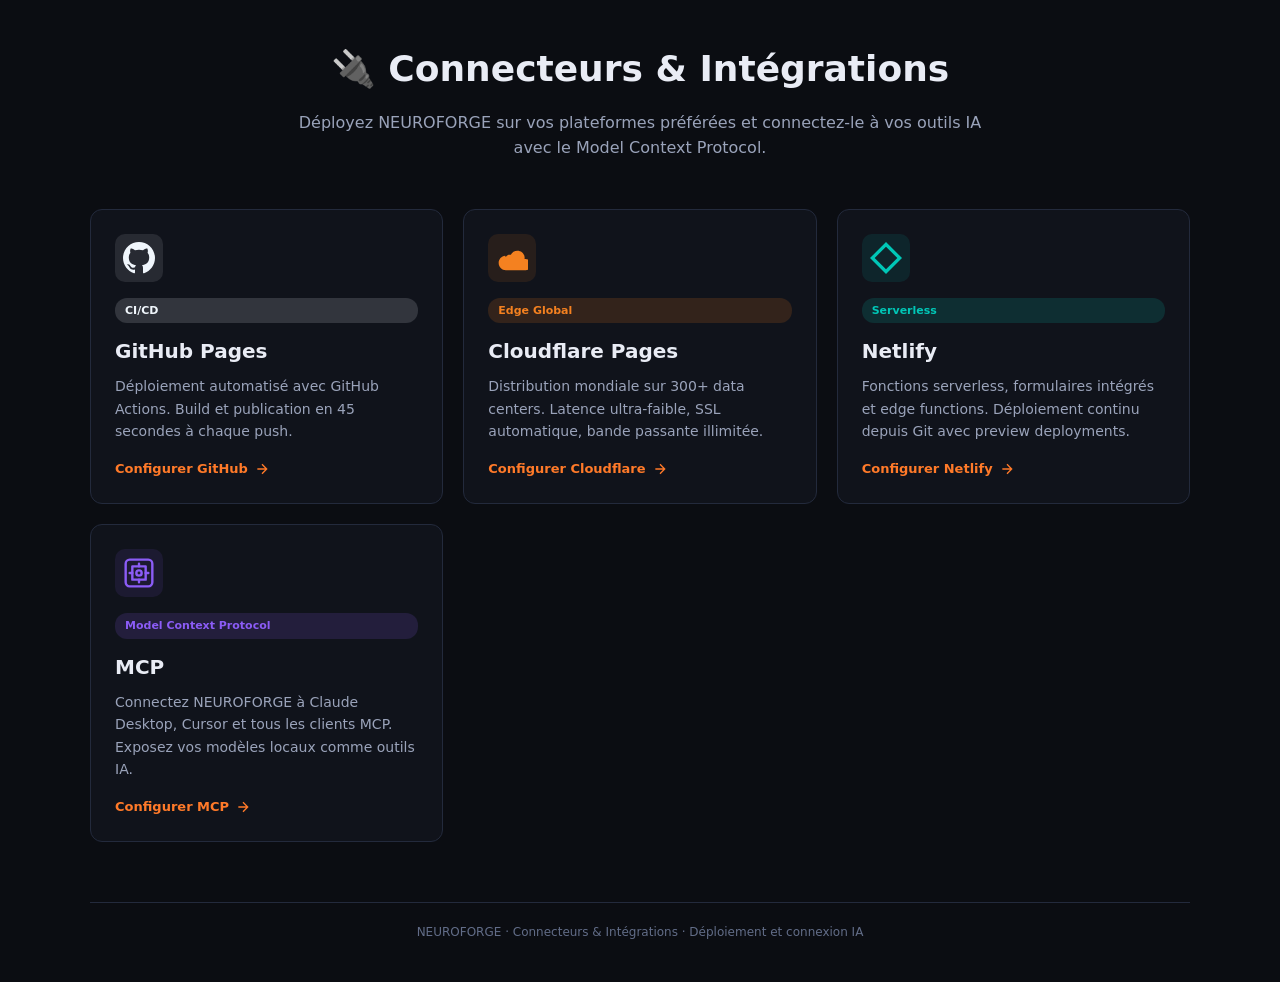
<file: public/connectors/index.html>
<!doctype html>
<html lang="fr">
<head>
  <meta charset="UTF-8" />
  <meta name="viewport" content="width=device-width, initial-scale=1.0" />
  <title>NEUROFORGE · Connecteurs & Intégrations</title>
  <meta name="description" content="Déployez et intégrez NEUROFORGE avec GitHub, Cloudflare, Netlify et MCP" />
  <meta name="theme-color" content="#0b0d12" />
  <link rel="icon" type="image/svg+xml" href="/icons/icon.svg" />
  <style>
    :root {
      --bg0: #0b0d12; --bg1: #10131b; --bg2: #151a26; --line: #232a3c;
      --ink: #e9ecf5; --dim: #9aa3ba; --mute: #626d88;
      --ember: #ff7a29; --teal: #3fd6c3; --ok: #3dd68c;
    }
    * { margin: 0; padding: 0; box-sizing: border-box; }
    body { background: var(--bg0); color: var(--ink); font-family: system-ui, -apple-system, sans-serif; padding: 40px 20px; line-height: 1.6; }
    .wrap { max-width: 1100px; margin: 0 auto; }
    h1 { font-size: 36px; margin-bottom: 12px; text-align: center; }
    .lead { color: var(--dim); margin-bottom: 48px; font-size: 16px; text-align: center; max-width: 700px; margin-left: auto; margin-right: auto; }
    .grid { display: grid; grid-template-columns: repeat(auto-fit, minmax(280px, 1fr)); gap: 20px; }
    .card {
      background: var(--bg1); border: 1px solid var(--line); border-radius: 12px; padding: 24px;
      text-decoration: none; color: var(--ink); transition: all .2s ease;
      display: flex; flex-direction: column;
    }
    .card:hover { border-color: var(--ember); transform: translateY(-4px); box-shadow: 0 12px 32px -12px rgba(255,122,41,.3); }
    .card-icon { width: 48px; height: 48px; border-radius: 10px; display: flex; align-items: center; justify-content: center; margin-bottom: 16px; }
    .card h2 { font-size: 20px; margin-bottom: 8px; display: flex; align-items: center; gap: 10px; }
    .card p { color: var(--dim); font-size: 14px; margin-bottom: 16px; flex: 1; }
    .card .badge { display: inline-block; padding: 4px 10px; border-radius: 12px; font-size: 11px; font-weight: 600; margin-bottom: 12px; }
    .card .arrow { color: var(--ember); font-size: 13px; font-weight: 600; display: flex; align-items: center; gap: 6px; }
    .card .arrow svg { transition: transform .2s; }
    .card:hover .arrow svg { transform: translateX(4px); }
    
    .gh .card-icon { background: rgba(240,246,252,.1); color: #f0f6fc; }
    .gh .badge { background: rgba(240,246,252,.15); color: #f0f6fc; }
    
    .cf .card-icon { background: rgba(244,129,32,.1); color: #f48120; }
    .cf .badge { background: rgba(244,129,32,.15); color: #f48120; }
    
    .nf .card-icon { background: rgba(0,199,183,.1); color: #00c7b7; }
    .nf .badge { background: rgba(0,199,183,.15); color: #00c7b7; }
    
    .mcp .card-icon { background: rgba(139,92,246,.1); color: #8b5cf6; }
    .mcp .badge { background: rgba(139,92,246,.15); color: #8b5cf6; }
    
    footer { margin-top: 60px; padding-top: 20px; border-top: 1px solid var(--line); font-size: 12px; color: var(--mute); text-align: center; }
  </style>
</head>
<body>
  <div class="wrap">
    <h1>🔌 Connecteurs & Intégrations</h1>
    <p class="lead">Déployez NEUROFORGE sur vos plateformes préférées et connectez-le à vos outils IA avec le Model Context Protocol.</p>

    <div class="grid">
      <a href="github.html" class="card gh">
        <div class="card-icon">
          <svg width="32" height="32" viewBox="0 0 24 24" fill="currentColor"><path d="M12 0c-6.626 0-12 5.373-12 12 0 5.302 3.438 9.8 8.207 11.387.599.111.793-.261.793-.577v-2.234c-3.338.726-4.033-1.416-4.033-1.416-.546-1.387-1.333-1.756-1.333-1.756-1.089-.745.083-.729.083-.729 1.205.084 1.839 1.237 1.839 1.237 1.07 1.834 2.807 1.304 3.492.997.107-.775.418-1.305.762-1.604-2.665-.305-5.467-1.334-5.467-5.931 0-1.311.469-2.381 1.236-3.221-.124-.303-.535-1.524.117-3.176 0 0 1.008-.322 3.301 1.23.957-.266 1.983-.399 3.003-.404 1.02.005 2.047.138 3.006.404 2.291-1.552 3.297-1.23 3.297-1.23.653 1.653.242 2.874.118 3.176.77.84 1.235 1.911 1.235 3.221 0 4.609-2.807 5.624-5.479 5.921.43.372.823 1.102.823 2.222v3.293c0 .319.192.694.801.576 4.765-1.589 8.199-6.086 8.199-11.386 0-6.627-5.373-12-12-12z"/></svg>
        </div>
        <span class="badge">CI/CD</span>
        <h2>GitHub Pages</h2>
        <p>Déploiement automatisé avec GitHub Actions. Build et publication en 45 secondes à chaque push.</p>
        <span class="arrow">
          Configurer GitHub
          <svg width="16" height="16" viewBox="0 0 24 24" fill="none" stroke="currentColor" stroke-width="2"><path d="M5 12h14M12 5l7 7-7 7"/></svg>
        </span>
      </a>

      <a href="cloudflare.html" class="card cf">
        <div class="card-icon">
          <svg width="32" height="32" viewBox="0 0 24 24" fill="currentColor"><path d="M7.4 11.5c.3-1.2 1.4-2 2.7-2 .4 0 .7 0 1 .1.9-1.9 2.8-3.1 5-3.1 3 0 5.4 2.4 5.4 5.4 0 .3 0 .6-.1.9.3-.1.6-.1.9-.1 2.3 0 4.2 1.9 4.2 4.2s-1.9 4.2-4.2 4.2H7.4c-3 0-5.4-2.4-5.4-5.4 0-2.8 2.1-5.1 4.9-5.4z"/></svg>
        </div>
        <span class="badge">Edge Global</span>
        <h2>Cloudflare Pages</h2>
        <p>Distribution mondiale sur 300+ data centers. Latence ultra-faible, SSL automatique, bande passante illimitée.</p>
        <span class="arrow">
          Configurer Cloudflare
          <svg width="16" height="16" viewBox="0 0 24 24" fill="none" stroke="currentColor" stroke-width="2"><path d="M5 12h14M12 5l7 7-7 7"/></svg>
        </span>
      </a>

      <a href="netlify.html" class="card nf">
        <div class="card-icon">
          <svg width="32" height="32" viewBox="0 0 24 24" fill="currentColor"><path d="M12 0L0 12l12 12 12-12L12 0zm0 3.5l8.5 8.5-8.5 8.5-8.5-8.5L12 3.5z"/></svg>
        </div>
        <span class="badge">Serverless</span>
        <h2>Netlify</h2>
        <p>Fonctions serverless, formulaires intégrés et edge functions. Déploiement continu depuis Git avec preview deployments.</p>
        <span class="arrow">
          Configurer Netlify
          <svg width="16" height="16" viewBox="0 0 24 24" fill="none" stroke="currentColor" stroke-width="2"><path d="M5 12h14M12 5l7 7-7 7"/></svg>
        </span>
      </a>

      <a href="mcp.html" class="card mcp">
        <div class="card-icon">
          <svg width="32" height="32" viewBox="0 0 24 24" fill="none" stroke="currentColor" stroke-width="1.8" stroke-linecap="round" stroke-linejoin="round">
            <rect x="2" y="2" width="20" height="20" rx="3"/>
            <path d="M7 7h10v10H7z"/>
            <circle cx="12" cy="12" r="2"/>
            <path d="M12 7V5M12 19v-2M7 12H5M19 12h-2"/>
          </svg>
        </div>
        <span class="badge">Model Context Protocol</span>
        <h2>MCP</h2>
        <p>Connectez NEUROFORGE à Claude Desktop, Cursor et tous les clients MCP. Exposez vos modèles locaux comme outils IA.</p>
        <span class="arrow">
          Configurer MCP
          <svg width="16" height="16" viewBox="0 0 24 24" fill="none" stroke="currentColor" stroke-width="2"><path d="M5 12h14M12 5l7 7-7 7"/></svg>
        </span>
      </a>
    </div>

    <footer>
      NEUROFORGE · Connecteurs & Intégrations · Déploiement et connexion IA
    </footer>
  </div>
</body>
</html>
</file>
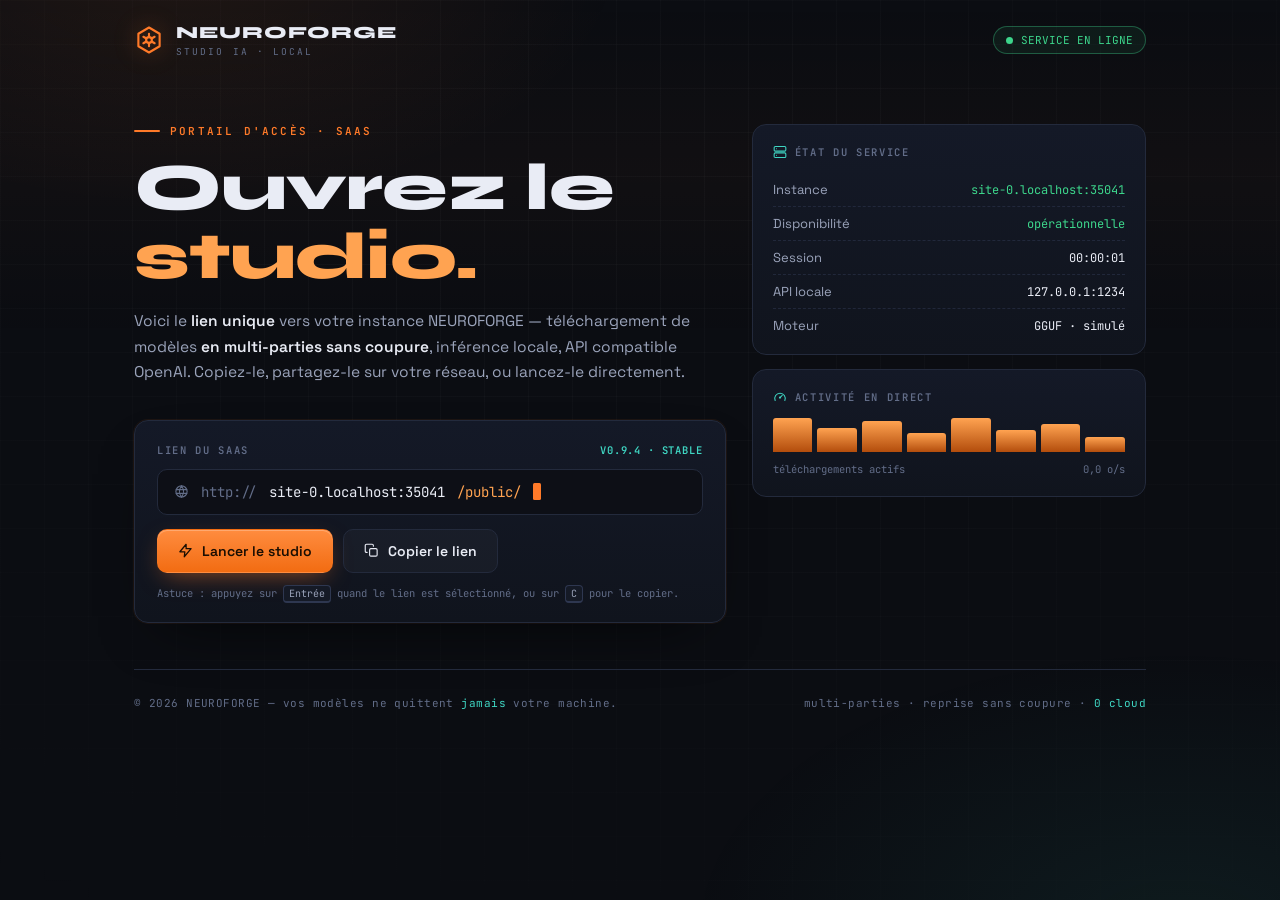
<file: public/acces.html>
<!doctype html>
<html lang="fr">
<head>
  <meta charset="UTF-8" />
  <meta name="viewport" content="width=device-width, initial-scale=1.0" />
  <title>NEUROFORGE — Lien d'accès au studio</title>
  <meta name="description" content="Lien d'accès au SaaS NEUROFORGE — studio d'IA 100 % local : téléchargement multi-parties sans coupure, inférence locale, API compatible OpenAI." />
  <meta name="theme-color" content="#0b0d12" />
  <link rel="icon" type="image/svg+xml" href="/icons/icon.svg" />
  <link rel="preconnect" href="https://fonts.googleapis.com" />
  <link rel="preconnect" href="https://fonts.gstatic.com" crossorigin />
  <link href="https://fonts.googleapis.com/css2?family=Syne:wght@600;700;800&family=Space+Grotesk:wght@400;500;600;700&family=JetBrains+Mono:wght@400;500;600;700&display=swap" rel="stylesheet" />
  <style>
    :root {
      --bg0: #0b0d12; --bg1: #10131b; --bg2: #151a26; --bg3: #1b2130;
      --line: #232a3c; --line2: #2e3750;
      --ink: #e9ecf5; --dim: #9aa3ba; --mute: #626d88;
      --ember: #ff7a29; --ember2: #ffa351; --teal: #3fd6c3; --ok: #3dd68c; --warn: #ffc24b;
      --disp: "Syne", sans-serif; --body: "Space Grotesk", sans-serif; --mono: "JetBrains Mono", monospace;
    }
    * { margin: 0; padding: 0; box-sizing: border-box; }
    html, body { min-height: 100%; }
    body {
      background: var(--bg0); color: var(--ink); font-family: var(--body);
      -webkit-font-smoothing: antialiased; overflow-x: hidden;
    }
    ::selection { background: rgba(255,122,41,.32); color: #fff; }

    /* ——— couches d'ambiance ——— */
    .layer { position: fixed; inset: 0; pointer-events: none; }
    .layer-grid {
      background-image:
        linear-gradient(rgba(233,236,245,.025) 1px, transparent 1px),
        linear-gradient(90deg, rgba(233,236,245,.025) 1px, transparent 1px);
      background-size: 44px 44px;
      mask-image: radial-gradient(ellipse 95% 85% at 50% 30%, black 25%, transparent 100%);
    }
    .layer-glow-a {
      background: radial-gradient(720px 420px at 14% -6%, rgba(255,122,41,.09), transparent 62%);
      animation: drift-a 14s ease-in-out infinite alternate;
    }
    .layer-glow-b {
      background: radial-gradient(820px 480px at 92% 104%, rgba(63,214,195,.07), transparent 60%);
      animation: drift-b 17s ease-in-out infinite alternate;
    }
    .layer-scan {
      background: linear-gradient(180deg, transparent 0%, rgba(255,122,41,.028) 50%, transparent 100%);
      background-size: 100% 340px; background-repeat: no-repeat;
      animation: scan 7s linear infinite;
    }
    @keyframes drift-a { from { transform: translate(0,0); } to { transform: translate(60px,34px); } }
    @keyframes drift-b { from { transform: translate(0,0); } to { transform: translate(-52px,-30px); } }
    @keyframes scan { from { background-position: 0 -340px; } to { background-position: 0 110vh; } }

    .wrap { position: relative; z-index: 2; max-width: 1060px; margin: 0 auto; padding: 0 24px; }

    /* ——— barre supérieure ——— */
    header {
      display: flex; align-items: center; justify-content: space-between;
      padding: 22px 0; animation: rise .5s cubic-bezier(.2,.7,.3,1) both;
    }
    .brand { display: flex; align-items: center; gap: 12px; }
    .brand svg { color: var(--ember); filter: drop-shadow(0 0 12px rgba(255,122,41,.35)); }
    .brand-name { font-family: var(--disp); font-weight: 800; font-size: 17px; letter-spacing: .06em; }
    .brand-sub { font-family: var(--mono); font-size: 9.5px; color: var(--mute); letter-spacing: .22em; margin-top: 2px; }
    .status {
      display: inline-flex; align-items: center; gap: 8px;
      font-family: var(--mono); font-size: 11px; color: var(--ok);
      border: 1px solid rgba(61,214,140,.35); background: rgba(61,214,140,.07);
      padding: 6px 12px; border-radius: 999px;
    }
    .status-dot { width: 7px; height: 7px; border-radius: 50%; background: var(--ok); animation: pulse 1.8s cubic-bezier(.4,0,.6,1) infinite; }
    @keyframes pulse { 0% { box-shadow: 0 0 0 0 rgba(61,214,140,.55); } 75% { box-shadow: 0 0 0 7px rgba(61,214,140,0); } 100% { box-shadow: 0 0 0 0 rgba(61,214,140,0); } }

    /* ——— corps principal ——— */
    main { display: grid; grid-template-columns: 1.35fr .9fr; gap: 26px; padding: 44px 0 30px; align-items: start; }
    @media (max-width: 880px) { main { grid-template-columns: 1fr; padding-top: 26px; } }

    .kicker {
      font-family: var(--mono); font-size: 11px; font-weight: 600; letter-spacing: .2em;
      text-transform: uppercase; color: var(--ember); margin-bottom: 16px;
      display: flex; align-items: center; gap: 10px;
      animation: rise .5s .05s cubic-bezier(.2,.7,.3,1) both;
    }
    .kicker::before { content: ""; width: 26px; height: 2px; background: var(--ember); border-radius: 2px; }

    h1 {
      font-family: var(--disp); font-weight: 800; line-height: 1.04; letter-spacing: -.01em;
      font-size: clamp(38px, 6.2vw, 66px); margin-bottom: 18px;
      animation: rise .55s .1s cubic-bezier(.2,.7,.3,1) both;
    }
    h1 .accent { color: var(--ember2); }
    .lead { color: var(--dim); font-size: 15.5px; line-height: 1.65; max-width: 56ch; margin-bottom: 34px; animation: rise .55s .16s cubic-bezier(.2,.7,.3,1) both; }
    .lead strong { color: var(--ink); font-weight: 600; }

    /* ——— bloc lien ——— */
    .linkbox {
      background: linear-gradient(180deg, #141927, #10141d);
      border: 1px solid var(--line); border-radius: 14px; padding: 22px;
      box-shadow: 0 24px 60px -30px rgba(0,0,0,.8), 0 0 0 1px rgba(255,122,41,.08);
      animation: rise .55s .22s cubic-bezier(.2,.7,.3,1) both;
      transition: border-color .2s ease, box-shadow .25s ease;
    }
    .linkbox:hover { border-color: var(--line2); box-shadow: 0 26px 64px -30px rgba(0,0,0,.85), 0 0 0 1px rgba(255,122,41,.18); }
    .linkbox-label {
      font-family: var(--mono); font-size: 10.5px; font-weight: 600; letter-spacing: .16em;
      text-transform: uppercase; color: var(--mute); margin-bottom: 12px;
      display: flex; align-items: center; justify-content: space-between;
    }
    .linkbox-label .ver { color: var(--teal); letter-spacing: .08em; }
    .url-row {
      display: flex; align-items: center; gap: 12px;
      background: rgba(11,13,18,.75); border: 1px solid var(--line); border-radius: 10px;
      padding: 13px 16px; font-family: var(--mono); font-size: 14px;
      transition: border-color .18s ease, box-shadow .18s ease;
    }
    .url-row:focus-within { border-color: rgba(255,122,41,.55); box-shadow: 0 0 0 3px rgba(255,122,41,.14); }
    .url-row .proto { color: var(--mute); }
    .url-row .host { color: var(--ink); word-break: break-all; }
    .url-row .path { color: var(--ember2); }
    .caret { width: 8px; height: 17px; background: var(--ember); border-radius: 1.5px; animation: blink 1s steps(1) infinite; flex-shrink: 0; }
    @keyframes blink { 0%,55% { opacity: 1; } 56%,100% { opacity: 0; } }

    .actions { display: flex; gap: 10px; margin-top: 14px; flex-wrap: wrap; }
    .btn {
      display: inline-flex; align-items: center; justify-content: center; gap: 9px;
      font-family: var(--body); font-weight: 600; font-size: 14px;
      border-radius: 10px; padding: 12px 20px; border: 1px solid transparent; cursor: pointer;
      text-decoration: none; transition: transform .12s ease, box-shadow .2s ease, background .15s ease, border-color .15s ease;
      user-select: none;
    }
    .btn:active { transform: translateY(1px) scale(.985); }
    .btn-ember {
      background: linear-gradient(180deg, #ff8c3f, #f26c12); color: #1a0e02;
      box-shadow: 0 8px 24px -8px rgba(255,122,41,.55), inset 0 1px 0 rgba(255,255,255,.25);
    }
    .btn-ember:hover { background: linear-gradient(180deg, #ffa05c, #ff7a20); box-shadow: 0 10px 30px -8px rgba(255,122,41,.7), inset 0 1px 0 rgba(255,255,255,.3); transform: translateY(-1px); }
    .btn-ghost { background: rgba(255,255,255,.03); border-color: var(--line); color: var(--ink); }
    .btn-ghost:hover { border-color: var(--line2); background: rgba(255,255,255,.06); transform: translateY(-1px); }
    .btn-ghost.copied { border-color: rgba(61,214,140,.5); color: var(--ok); background: rgba(61,214,140,.08); }
    .btn svg { flex-shrink: 0; }
    .hint { font-family: var(--mono); font-size: 10.5px; color: var(--mute); margin-top: 13px; }
    .hint kbd {
      border: 1px solid var(--line2); border-bottom-width: 2px; border-radius: 4px;
      padding: 1px 5px; font-family: var(--mono); font-size: 10px; color: var(--dim); background: var(--bg2);
    }

    /* ——— panneau d'état ——— */
    .panel {
      background: linear-gradient(180deg, #141927, #10141d);
      border: 1px solid var(--line); border-radius: 14px; padding: 20px;
      animation: rise .55s .3s cubic-bezier(.2,.7,.3,1) both;
    }
    .panel + .panel { margin-top: 14px; animation-delay: .38s; }
    .panel-title {
      font-family: var(--mono); font-size: 10.5px; font-weight: 600; letter-spacing: .16em;
      text-transform: uppercase; color: var(--mute); margin-bottom: 14px;
      display: flex; align-items: center; gap: 8px;
    }
    .panel-title svg { color: var(--teal); }
    .row { display: flex; align-items: center; justify-content: space-between; padding: 8px 0; border-bottom: 1px dashed rgba(46,55,80,.55); font-size: 13px; }
    .row:last-child { border-bottom: none; padding-bottom: 0; }
    .row .k { color: var(--dim); }
    .row .v { font-family: var(--mono); font-size: 12px; color: var(--ink); }
    .row .v.ok { color: var(--ok); } .row .v.warn { color: var(--warn); }

    .eq { display: flex; align-items: flex-end; gap: 5px; height: 34px; margin-top: 4px; }
    .eq span { flex: 1; border-radius: 3px 3px 0 0; background: linear-gradient(180deg, var(--ember2), #b34d0c); animation: eq 1.1s ease-in-out infinite; transform-origin: bottom; }
    .eq span:nth-child(1) { animation-delay: 0s; } .eq span:nth-child(2) { animation-delay: .15s; }
    .eq span:nth-child(3) { animation-delay: .32s; } .eq span:nth-child(4) { animation-delay: .08s; }
    .eq span:nth-child(5) { animation-delay: .24s; } .eq span:nth-child(6) { animation-delay: .4s; }
    .eq span:nth-child(7) { animation-delay: .12s; } .eq span:nth-child(8) { animation-delay: .28s; }
    @keyframes eq { 0%,100% { transform: scaleY(.22); opacity: .55; } 50% { transform: scaleY(1); opacity: 1; } }
    .eq-label { font-family: var(--mono); font-size: 10.5px; color: var(--mute); margin-top: 10px; display: flex; justify-content: space-between; }

    footer {
      padding: 26px 0 34px; display: flex; align-items: center; justify-content: space-between; gap: 14px; flex-wrap: wrap;
      border-top: 1px solid var(--line); margin-top: 16px;
      animation: rise .5s .42s cubic-bezier(.2,.7,.3,1) both;
    }
    footer p { font-family: var(--mono); font-size: 11px; color: var(--mute); letter-spacing: .04em; }
    footer .tag { color: var(--teal); }

    @keyframes rise { from { opacity: 0; transform: translateY(14px); } to { opacity: 1; transform: none; } }
  </style>
</head>
<body>
  <div class="layer layer-grid"></div>
  <div class="layer layer-glow-a"></div>
  <div class="layer layer-glow-b"></div>
  <div class="layer layer-scan"></div>

  <div class="wrap">
    <header>
      <div class="brand">
        <svg width="30" height="30" viewBox="0 0 24 24" fill="none" stroke="currentColor" stroke-width="1.7" stroke-linecap="round" stroke-linejoin="round" aria-hidden="true">
          <path d="M12 2l8.5 5v10L12 22l-8.5-5V7z"/><circle cx="12" cy="12" r="2.3"/>
          <path d="M12 9.7V7M12 14.3v2.7M9.9 10.8l-2.4-1.4M14.1 10.8l2.4-1.4M9.9 13.2l-2.4 1.4M14.1 13.2l2.4 1.4"/>
        </svg>
        <div>
          <div class="brand-name">NEUROFORGE</div>
          <div class="brand-sub">STUDIO IA · LOCAL</div>
        </div>
      </div>
      <span class="status"><span class="status-dot"></span> SERVICE EN LIGNE</span>
    </header>

    <main>
      <section>
        <p class="kicker">Portail d'accès · SaaS</p>
        <h1 id="title" data-text="Ouvrez le studio.">Ouvrez le studio.</h1>
        <p class="lead">
          Voici le <strong>lien unique</strong> vers votre instance NEUROFORGE — téléchargement de modèles
          <strong>en multi-parties sans coupure</strong>, inférence locale, API compatible OpenAI.
          Copiez-le, partagez-le sur votre réseau, ou lancez-le directement.
        </p>

        <div class="linkbox">
          <div class="linkbox-label">
            <span>Lien du SaaS</span>
            <span class="ver">v0.9.4 · stable</span>
          </div>
          <div class="url-row">
            <svg width="15" height="15" viewBox="0 0 24 24" fill="none" stroke="#626d88" stroke-width="1.8" stroke-linecap="round" stroke-linejoin="round" aria-hidden="true">
              <circle cx="12" cy="12" r="9"/><path d="M3.6 9h16.8M3.6 15h16.8M12 3a15 15 0 0 1 0 18M12 3a15 15 0 0 0 0 18"/>
            </svg>
            <span class="proto" id="url-proto">https://</span><span class="host" id="url-host">…</span><span class="path" id="url-path">/</span>
            <span class="caret" aria-hidden="true"></span>
          </div>
          <div class="actions">
            <a class="btn btn-ember" id="open-btn" href="./">
              <svg width="15" height="15" viewBox="0 0 24 24" fill="none" stroke="currentColor" stroke-width="2" stroke-linecap="round" stroke-linejoin="round" aria-hidden="true">
                <path d="M13 2L3 14h8l-1 8 11-13h-8l0-7z"/>
              </svg>
              Lancer le studio
            </a>
            <button class="btn btn-ghost" id="copy-btn" type="button">
              <svg id="copy-icon" width="15" height="15" viewBox="0 0 24 24" fill="none" stroke="currentColor" stroke-width="1.8" stroke-linecap="round" stroke-linejoin="round" aria-hidden="true">
                <rect x="9" y="9" width="12" height="12" rx="2"/><path d="M5 15H4a2 2 0 0 1-2-2V4a2 2 0 0 1 2-2h9a2 2 0 0 1 2 2v1"/>
              </svg>
              <span id="copy-label">Copier le lien</span>
            </button>
          </div>
          <p class="hint">Astuce : appuyez sur <kbd>Entrée</kbd> quand le lien est sélectionné, ou sur <kbd>C</kbd> pour le copier.</p>
        </div>
      </section>

      <aside>
        <div class="panel">
          <p class="panel-title">
            <svg width="14" height="14" viewBox="0 0 24 24" fill="none" stroke="currentColor" stroke-width="1.8" stroke-linecap="round" stroke-linejoin="round" aria-hidden="true">
              <rect x="2" y="2.5" width="20" height="8" rx="2"/><rect x="2" y="13.5" width="20" height="8" rx="2"/><path d="M6 6.5h.01M6 17.5h.01"/>
            </svg>
            État du service
          </p>
          <div class="row"><span class="k">Instance</span><span class="v ok" id="st-host">—</span></div>
          <div class="row"><span class="k">Disponibilité</span><span class="v ok">opérationnelle</span></div>
          <div class="row"><span class="k">Session</span><span class="v" id="st-uptime">00:00:00</span></div>
          <div class="row"><span class="k">API locale</span><span class="v">127.0.0.1:1234</span></div>
          <div class="row"><span class="k">Moteur</span><span class="v">GGUF · simulé</span></div>
        </div>

        <div class="panel">
          <p class="panel-title">
            <svg width="14" height="14" viewBox="0 0 24 24" fill="none" stroke="currentColor" stroke-width="1.8" stroke-linecap="round" stroke-linejoin="round" aria-hidden="true">
              <path d="M20.3 18a9 9 0 1 0-16.6 0"/><path d="M12 13l3.8-3.8"/><circle cx="12" cy="13" r="1"/>
            </svg>
            Activité en direct
          </p>
          <div class="eq" aria-hidden="true">
            <span style="height:100%"></span><span style="height:72%"></span><span style="height:90%"></span><span style="height:55%"></span>
            <span style="height:100%"></span><span style="height:64%"></span><span style="height:82%"></span><span style="height:45%"></span>
          </div>
          <div class="eq-label"><span>téléchargements actifs</span><span id="st-speed">0 o/s</span></div>
        </div>
      </aside>
    </main>

    <footer>
      <p>© 2026 NEUROFORGE — vos modèles ne quittent <span class="tag">jamais</span> votre machine.</p>
      <p>multi-parties · reprise sans coupure · <span class="tag">0 cloud</span></p>
    </footer>
  </div>

  <script>
    (function () {
      // ——— construction du lien du SaaS ———
      var protoEl = document.getElementById("url-proto");
      var hostEl = document.getElementById("url-host");
      var pathEl = document.getElementById("url-path");
      var openBtn = document.getElementById("open-btn");

      var http = window.location.protocol.indexOf("http") === 0;
      var dir = window.location.pathname.replace(/\/[^/]*$/, "/");
      if (dir === "" ) dir = "/";
      var appUrl = http
        ? window.location.origin + dir
        : "./";

      if (http) {
        protoEl.textContent = window.location.protocol + "//";
        hostEl.textContent = window.location.host;
      } else {
        protoEl.textContent = "";
        hostEl.textContent = "fichier local";
      }
      pathEl.textContent = dir === "/" ? "" : dir;
      openBtn.href = appUrl;

      document.getElementById("st-host").textContent = http ? window.location.host : "hors-ligne";

      // ——— copie du lien ———
      var copyBtn = document.getElementById("copy-btn");
      var copyLabel = document.getElementById("copy-label");
      var copyIcon = document.getElementById("copy-icon");
      var copyTimer = null;

      function markCopied() {
        copyBtn.classList.add("copied");
        copyLabel.textContent = "Lien copié !";
        copyIcon.innerHTML = '<path d="M20 6L9 17l-5-5"/>';
        clearTimeout(copyTimer);
        copyTimer = setTimeout(function () {
          copyBtn.classList.remove("copied");
          copyLabel.textContent = "Copier le lien";
          copyIcon.innerHTML = '<rect x="9" y="9" width="12" height="12" rx="2"/><path d="M5 15H4a2 2 0 0 1-2-2V4a2 2 0 0 1 2-2h9a2 2 0 0 1 2 2v1"/>';
        }, 1800);
      }

      function doCopy() {
        if (navigator.clipboard && window.isSecureContext) {
          navigator.clipboard.writeText(appUrl).then(markCopied).catch(fallbackCopy);
        } else {
          fallbackCopy();
        }
      }
      function fallbackCopy() {
        var ta = document.createElement("textarea");
        ta.value = appUrl;
        ta.style.position = "fixed"; ta.style.opacity = "0";
        document.body.appendChild(ta);
        ta.select();
        try { document.execCommand("copy"); markCopied(); } catch (e) { /* silencieux */ }
        document.body.removeChild(ta);
      }
      copyBtn.addEventListener("click", doCopy);

      // raccourcis clavier
      document.addEventListener("keydown", function (e) {
        if (e.target && (e.target.tagName === "INPUT" || e.target.tagName === "TEXTAREA")) return;
        if (e.key === "Enter") { window.location.href = appUrl; }
        if (e.key.toLowerCase() === "c" && !e.ctrlKey && !e.metaKey) { doCopy(); }
      });

      // ——— titre à décodage progressif ———
      var titleEl = document.getElementById("title");
      var target = titleEl.getAttribute("data-text");
      var glyphs = "█▓▒░<>/\\|=+*#";
      var frame = 0;
      var total = 26;
      var decodeTimer = setInterval(function () {
        frame++;
        var reveal = Math.floor((frame / total) * target.length);
        var out = "";
        for (var i = 0; i < target.length; i++) {
          if (i < reveal || target[i] === " ") out += target[i];
          else out += glyphs[Math.floor(Math.random() * glyphs.length)];
        }
        titleEl.textContent = out;
        if (frame >= total) {
          titleEl.innerHTML = 'Ouvrez le <span class="accent">studio.</span>';
          clearInterval(decodeTimer);
        }
      }, 42);

      // ——— compteur de session + activité ———
      var start = Date.now();
      var upEl = document.getElementById("st-uptime");
      var speedEl = document.getElementById("st-speed");
      var speed = 0;
      function pad(n) { return n < 10 ? "0" + n : "" + n; }
      setInterval(function () {
        var s = Math.floor((Date.now() - start) / 1000);
        upEl.textContent = pad(Math.floor(s / 3600)) + ":" + pad(Math.floor((s % 3600) / 60)) + ":" + pad(s % 60);
        speed = Math.max(0, speed + (Math.random() - 0.42) * 9e6);
        var units = ["o", "Ko", "Mo", "Go"], v = speed, i = 0;
        while (v >= 1024 && i < units.length - 1) { v /= 1024; i++; }
        speedEl.textContent = v.toFixed(v >= 100 ? 0 : 1).replace(".", ",") + " " + units[i] + "/s";
      }, 1000);
    })();
  </script>
</body>
</html>
</file>
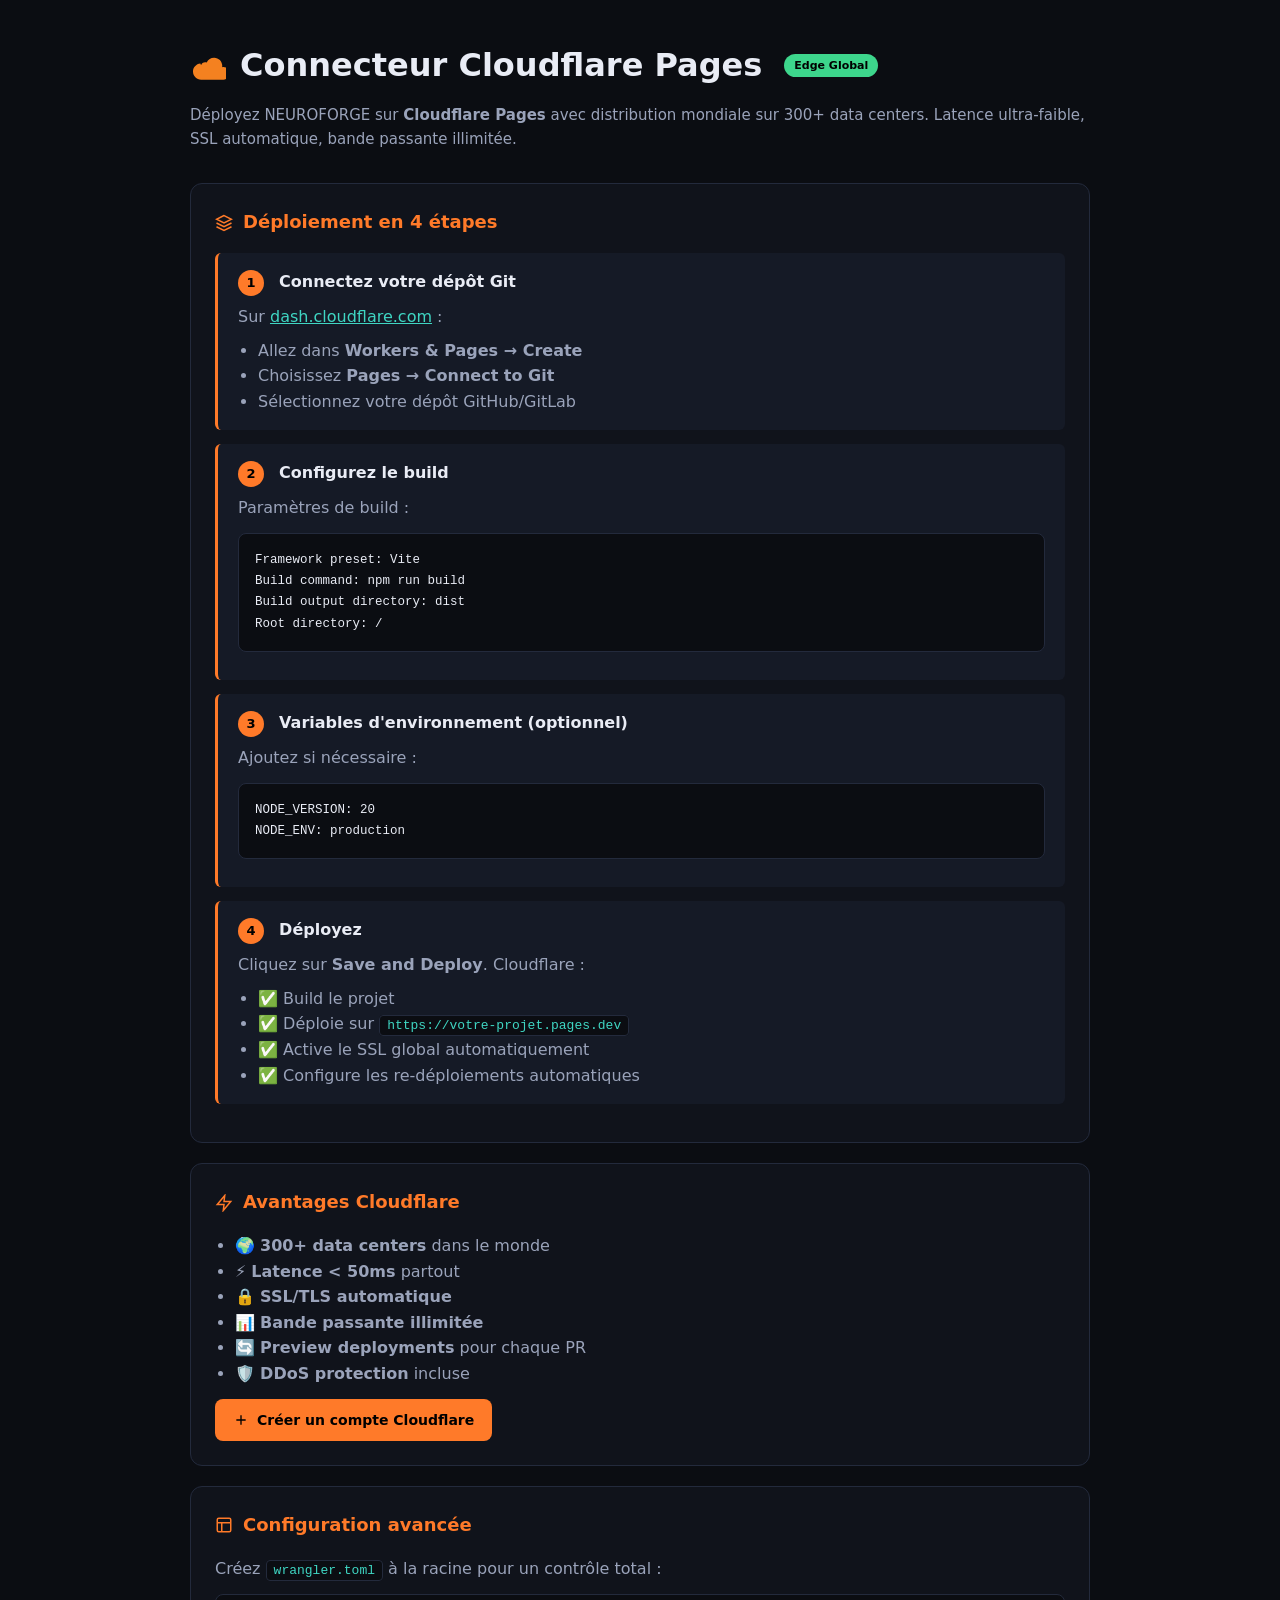
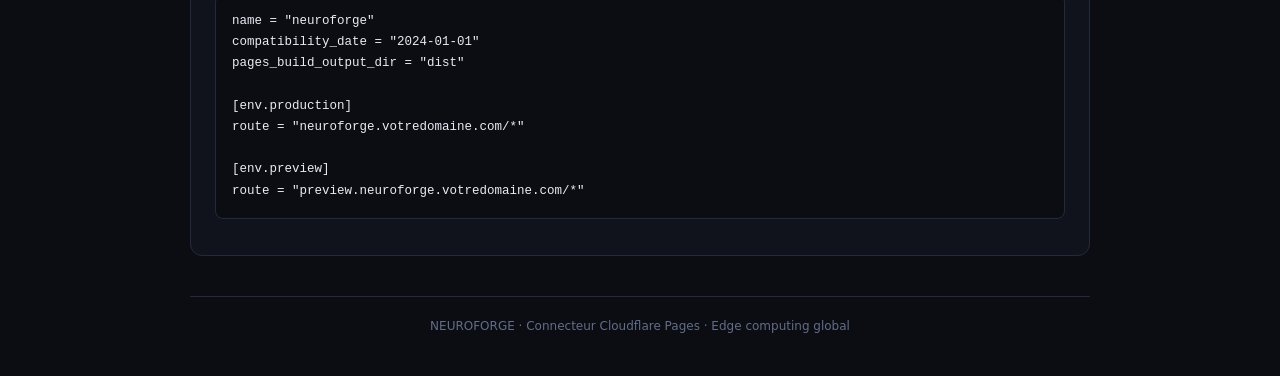
<file: public/connectors/cloudflare.html>
<!doctype html>
<html lang="fr">
<head>
  <meta charset="UTF-8" />
  <meta name="viewport" content="width=device-width, initial-scale=1.0" />
  <title>NEUROFORGE · Connecteur Cloudflare Pages</title>
  <meta name="description" content="Déployez NEUROFORGE sur Cloudflare Pages avec edge computing global" />
  <meta name="theme-color" content="#0b0d12" />
  <link rel="icon" type="image/svg+xml" href="/icons/icon.svg" />
  <style>
    :root {
      --bg0: #0b0d12; --bg1: #10131b; --bg2: #151a26; --line: #232a3c;
      --ink: #e9ecf5; --dim: #9aa3ba; --mute: #626d88;
      --ember: #ff7a29; --teal: #3fd6c3; --ok: #3dd68c;
      --cf: #f48120;
    }
    * { margin: 0; padding: 0; box-sizing: border-box; }
    body { background: var(--bg0); color: var(--ink); font-family: system-ui, -apple-system, sans-serif; padding: 40px 20px; line-height: 1.6; }
    .wrap { max-width: 900px; margin: 0 auto; }
    h1 { font-size: 32px; margin-bottom: 12px; display: flex; align-items: center; gap: 14px; }
    h1 svg { color: var(--cf); }
    .lead { color: var(--dim); margin-bottom: 32px; font-size: 15px; }
    .card { background: var(--bg1); border: 1px solid var(--line); border-radius: 12px; padding: 24px; margin-bottom: 20px; }
    .card h2 { font-size: 18px; margin-bottom: 16px; color: var(--ember); display: flex; align-items: center; gap: 10px; }
    .step { background: var(--bg2); border-left: 3px solid var(--ember); padding: 16px 20px; margin: 14px 0; border-radius: 6px; }
    .step-num { display: inline-block; background: var(--ember); color: #000; width: 26px; height: 26px; border-radius: 50%; text-align: center; line-height: 26px; font-weight: 700; font-size: 13px; margin-right: 10px; }
    code { background: var(--bg0); border: 1px solid var(--line); padding: 2px 7px; border-radius: 4px; font-family: 'JetBrains Mono', monospace; font-size: 13px; color: var(--teal); }
    pre { background: var(--bg0); border: 1px solid var(--line); border-radius: 8px; padding: 16px; overflow-x: auto; margin: 12px 0; font-family: 'JetBrains Mono', monospace; font-size: 12.5px; line-height: 1.7; color: var(--ink); }
    .btn { display: inline-flex; align-items: center; gap: 8px; background: var(--ember); color: #000; padding: 10px 18px; border-radius: 8px; text-decoration: none; font-weight: 600; font-size: 14px; margin-top: 12px; transition: transform .1s; }
    .btn:hover { transform: translateY(-1px); }
    .badge { display: inline-block; background: var(--ok); color: #000; padding: 3px 10px; border-radius: 12px; font-size: 11px; font-weight: 600; margin-left: 8px; }
    a { color: var(--teal); }
    footer { margin-top: 40px; padding-top: 20px; border-top: 1px solid var(--line); font-size: 12px; color: var(--mute); text-align: center; }
  </style>
</head>
<body>
  <div class="wrap">
    <h1>
      <svg width="36" height="36" viewBox="0 0 24 24" fill="currentColor"><path d="M7.4 11.5c.3-1.2 1.4-2 2.7-2 .4 0 .7 0 1 .1.9-1.9 2.8-3.1 5-3.1 3 0 5.4 2.4 5.4 5.4 0 .3 0 .6-.1.9.3-.1.6-.1.9-.1 2.3 0 4.2 1.9 4.2 4.2s-1.9 4.2-4.2 4.2H7.4c-3 0-5.4-2.4-5.4-5.4 0-2.8 2.1-5.1 4.9-5.4z"/></svg>
      Connecteur Cloudflare Pages <span class="badge">Edge Global</span>
    </h1>
    <p class="lead">Déployez NEUROFORGE sur <strong>Cloudflare Pages</strong> avec distribution mondiale sur 300+ data centers. Latence ultra-faible, SSL automatique, bande passante illimitée.</p>

    <div class="card">
      <h2>
        <svg width="18" height="18" viewBox="0 0 24 24" fill="none" stroke="currentColor" stroke-width="2"><path d="M12 2L2 7l10 5 10-5z"/><path d="M2 17l10 5 10-5M2 12l10 5 10-5"/></svg>
        Déploiement en 4 étapes
      </h2>

      <div class="step">
        <span class="step-num">1</span>
        <strong>Connectez votre dépôt Git</strong>
        <p style="margin-top:8px;color:var(--dim)">Sur <a href="https://dash.cloudflare.com/sign-up" target="_blank">dash.cloudflare.com</a> :</p>
        <ul style="margin:8px 0 0 20px;color:var(--dim)">
          <li>Allez dans <strong>Workers & Pages → Create</strong></li>
          <li>Choisissez <strong>Pages → Connect to Git</strong></li>
          <li>Sélectionnez votre dépôt GitHub/GitLab</li>
        </ul>
      </div>

      <div class="step">
        <span class="step-num">2</span>
        <strong>Configurez le build</strong>
        <p style="margin-top:8px;color:var(--dim)">Paramètres de build :</p>
        <pre>Framework preset: Vite
Build command: npm run build
Build output directory: dist
Root directory: /</pre>
      </div>

      <div class="step">
        <span class="step-num">3</span>
        <strong>Variables d'environnement (optionnel)</strong>
        <p style="margin-top:8px;color:var(--dim)">Ajoutez si nécessaire :</p>
        <pre>NODE_VERSION: 20
NODE_ENV: production</pre>
      </div>

      <div class="step">
        <span class="step-num">4</span>
        <strong>Déployez</strong>
        <p style="margin-top:8px;color:var(--dim)">Cliquez sur <strong>Save and Deploy</strong>. Cloudflare :</p>
        <ul style="margin:8px 0 0 20px;color:var(--dim)">
          <li>✅ Build le projet</li>
          <li>✅ Déploie sur <code>https://votre-projet.pages.dev</code></li>
          <li>✅ Active le SSL global automatiquement</li>
          <li>✅ Configure les re-déploiements automatiques</li>
        </ul>
      </div>
    </div>

    <div class="card">
      <h2>
        <svg width="18" height="18" viewBox="0 0 24 24" fill="none" stroke="currentColor" stroke-width="2"><path d="M13 2L3 14h9l-1 8 10-12h-9l1-8z"/></svg>
        Avantages Cloudflare
      </h2>
      <ul style="margin:0 0 0 20px;color:var(--dim)">
        <li>🌍 <strong>300+ data centers</strong> dans le monde</li>
        <li>⚡ <strong>Latence &lt; 50ms</strong> partout</li>
        <li>🔒 <strong>SSL/TLS automatique</strong></li>
        <li>📊 <strong>Bande passante illimitée</strong></li>
        <li>🔄 <strong>Preview deployments</strong> pour chaque PR</li>
        <li>🛡️ <strong>DDoS protection</strong> incluse</li>
      </ul>
      <a href="https://dash.cloudflare.com/sign-up" target="_blank" class="btn">
        <svg width="16" height="16" viewBox="0 0 24 24" fill="none" stroke="currentColor" stroke-width="2"><path d="M12 5v14M5 12h14"/></svg>
        Créer un compte Cloudflare
      </a>
    </div>

    <div class="card">
      <h2>
        <svg width="18" height="18" viewBox="0 0 24 24" fill="none" stroke="currentColor" stroke-width="2"><rect x="3" y="3" width="18" height="18" rx="2"/><path d="M3 9h18M9 21V9"/></svg>
        Configuration avancée
      </h2>
      <p style="color:var(--dim);margin-bottom:12px">Créez <code>wrangler.toml</code> à la racine pour un contrôle total :</p>
      <pre>name = "neuroforge"
compatibility_date = "2024-01-01"
pages_build_output_dir = "dist"

[env.production]
route = "neuroforge.votredomaine.com/*"

[env.preview]
route = "preview.neuroforge.votredomaine.com/*"</pre>
    </div>

    <footer>
      NEUROFORGE · Connecteur Cloudflare Pages · Edge computing global
    </footer>
  </div>
</body>
</html>
</file>
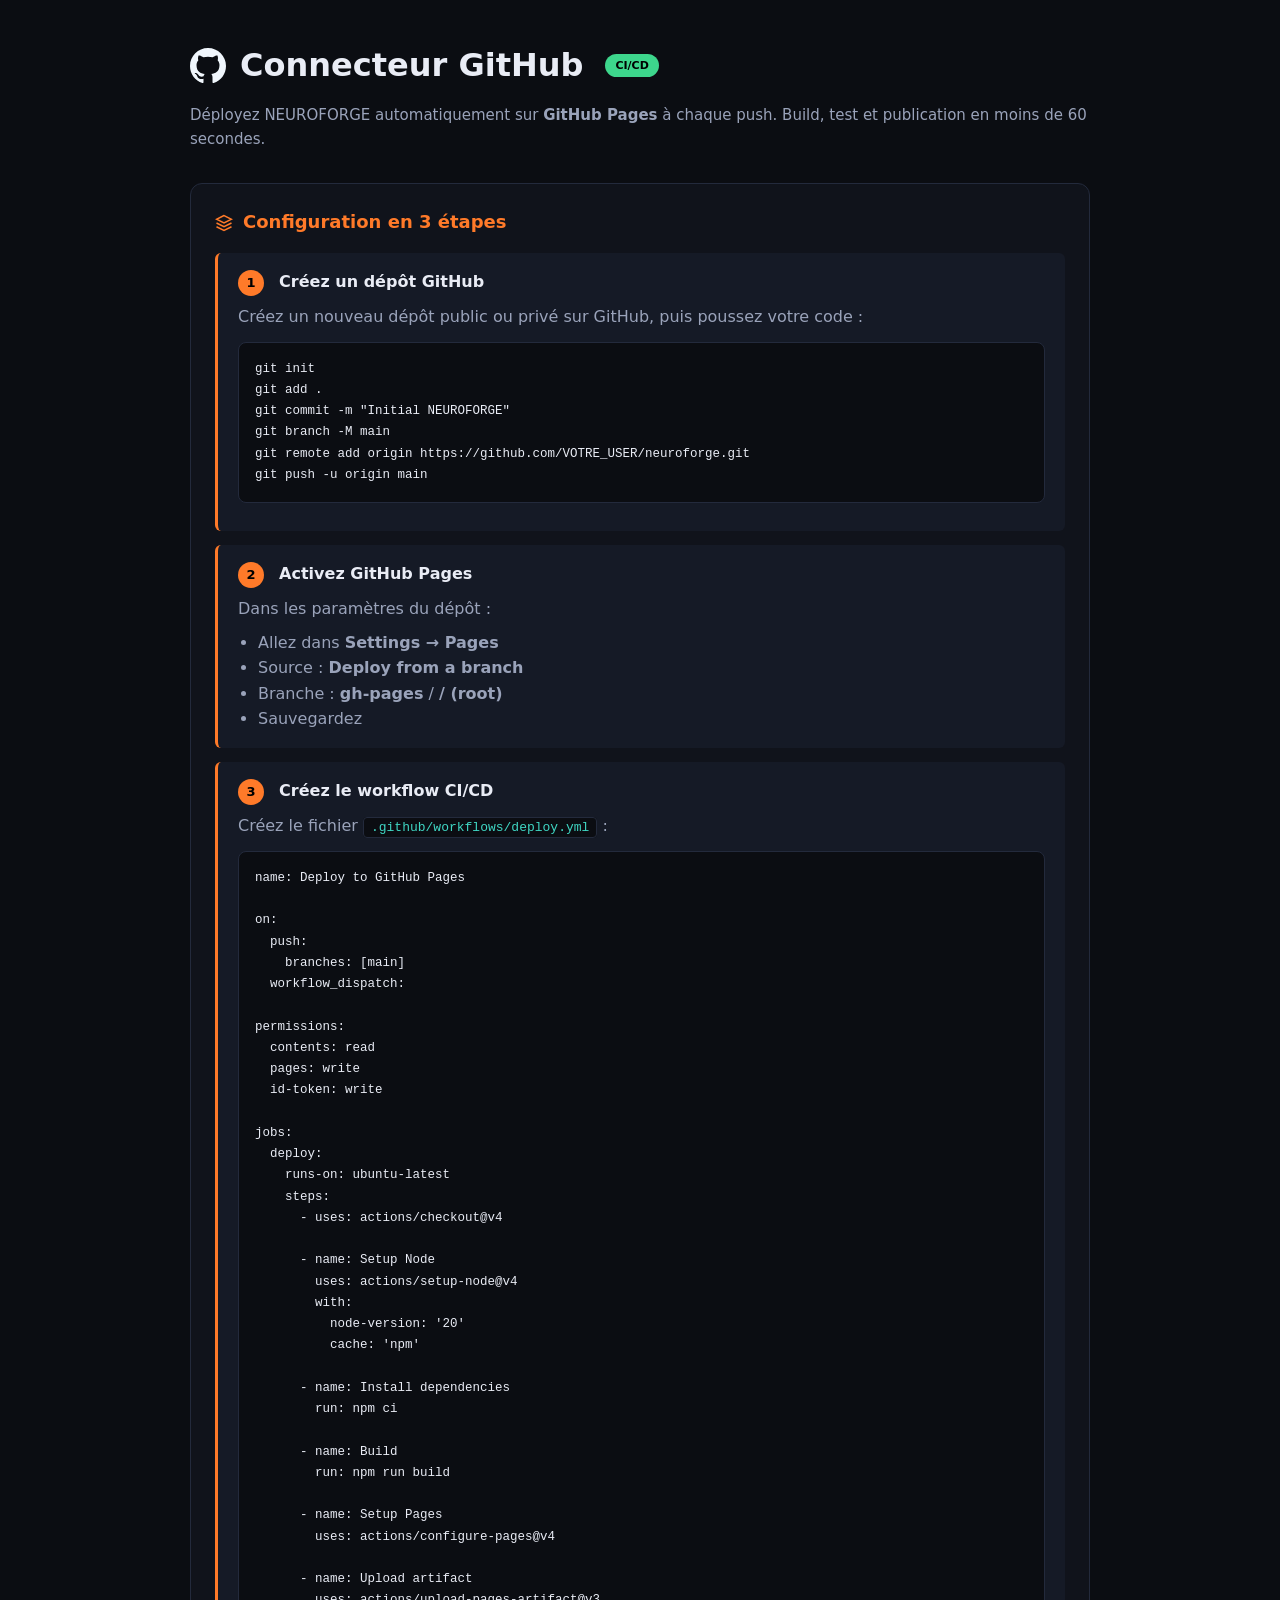
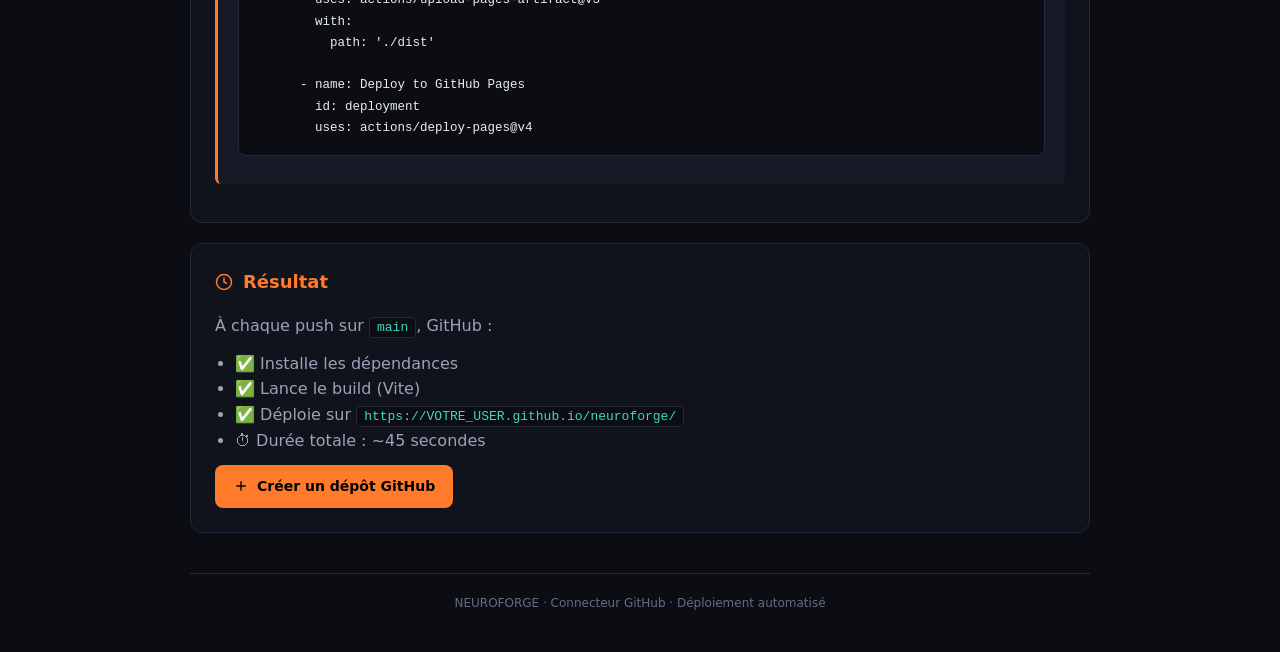
<file: public/connectors/github.html>
<!doctype html>
<html lang="fr">
<head>
  <meta charset="UTF-8" />
  <meta name="viewport" content="width=device-width, initial-scale=1.0" />
  <title>NEUROFORGE · Connecteur GitHub</title>
  <meta name="description" content="Déployez NEUROFORGE sur GitHub Pages avec CI/CD automatique" />
  <meta name="theme-color" content="#0b0d12" />
  <link rel="icon" type="image/svg+xml" href="/icons/icon.svg" />
  <style>
    :root {
      --bg0: #0b0d12; --bg1: #10131b; --bg2: #151a26; --line: #232a3c;
      --ink: #e9ecf5; --dim: #9aa3ba; --mute: #626d88;
      --ember: #ff7a29; --teal: #3fd6c3; --ok: #3dd68c;
      --gh: #f0f6fc;
    }
    * { margin: 0; padding: 0; box-sizing: border-box; }
    body { background: var(--bg0); color: var(--ink); font-family: system-ui, -apple-system, sans-serif; padding: 40px 20px; line-height: 1.6; }
    .wrap { max-width: 900px; margin: 0 auto; }
    h1 { font-size: 32px; margin-bottom: 12px; display: flex; align-items: center; gap: 14px; }
    h1 svg { color: var(--gh); }
    .lead { color: var(--dim); margin-bottom: 32px; font-size: 15px; }
    .card { background: var(--bg1); border: 1px solid var(--line); border-radius: 12px; padding: 24px; margin-bottom: 20px; }
    .card h2 { font-size: 18px; margin-bottom: 16px; color: var(--ember); display: flex; align-items: center; gap: 10px; }
    .step { background: var(--bg2); border-left: 3px solid var(--ember); padding: 16px 20px; margin: 14px 0; border-radius: 6px; }
    .step-num { display: inline-block; background: var(--ember); color: #000; width: 26px; height: 26px; border-radius: 50%; text-align: center; line-height: 26px; font-weight: 700; font-size: 13px; margin-right: 10px; }
    code { background: var(--bg0); border: 1px solid var(--line); padding: 2px 7px; border-radius: 4px; font-family: 'JetBrains Mono', monospace; font-size: 13px; color: var(--teal); }
    pre { background: var(--bg0); border: 1px solid var(--line); border-radius: 8px; padding: 16px; overflow-x: auto; margin: 12px 0; font-family: 'JetBrains Mono', monospace; font-size: 12.5px; line-height: 1.7; color: var(--ink); }
    .btn { display: inline-flex; align-items: center; gap: 8px; background: var(--ember); color: #000; padding: 10px 18px; border-radius: 8px; text-decoration: none; font-weight: 600; font-size: 14px; margin-top: 12px; transition: transform .1s; }
    .btn:hover { transform: translateY(-1px); }
    .badge { display: inline-block; background: var(--ok); color: #000; padding: 3px 10px; border-radius: 12px; font-size: 11px; font-weight: 600; margin-left: 8px; }
    a { color: var(--teal); }
    footer { margin-top: 40px; padding-top: 20px; border-top: 1px solid var(--line); font-size: 12px; color: var(--mute); text-align: center; }
  </style>
</head>
<body>
  <div class="wrap">
    <h1>
      <svg width="36" height="36" viewBox="0 0 24 24" fill="currentColor"><path d="M12 0c-6.626 0-12 5.373-12 12 0 5.302 3.438 9.8 8.207 11.387.599.111.793-.261.793-.577v-2.234c-3.338.726-4.033-1.416-4.033-1.416-.546-1.387-1.333-1.756-1.333-1.756-1.089-.745.083-.729.083-.729 1.205.084 1.839 1.237 1.839 1.237 1.07 1.834 2.807 1.304 3.492.997.107-.775.418-1.305.762-1.604-2.665-.305-5.467-1.334-5.467-5.931 0-1.311.469-2.381 1.236-3.221-.124-.303-.535-1.524.117-3.176 0 0 1.008-.322 3.301 1.23.957-.266 1.983-.399 3.003-.404 1.02.005 2.047.138 3.006.404 2.291-1.552 3.297-1.23 3.297-1.23.653 1.653.242 2.874.118 3.176.77.84 1.235 1.911 1.235 3.221 0 4.609-2.807 5.624-5.479 5.921.43.372.823 1.102.823 2.222v3.293c0 .319.192.694.801.576 4.765-1.589 8.199-6.086 8.199-11.386 0-6.627-5.373-12-12-12z"/></svg>
      Connecteur GitHub <span class="badge">CI/CD</span>
    </h1>
    <p class="lead">Déployez NEUROFORGE automatiquement sur <strong>GitHub Pages</strong> à chaque push. Build, test et publication en moins de 60 secondes.</p>

    <div class="card">
      <h2>
        <svg width="18" height="18" viewBox="0 0 24 24" fill="none" stroke="currentColor" stroke-width="2"><path d="M12 2L2 7l10 5 10-5z"/><path d="M2 17l10 5 10-5M2 12l10 5 10-5"/></svg>
        Configuration en 3 étapes
      </h2>

      <div class="step">
        <span class="step-num">1</span>
        <strong>Créez un dépôt GitHub</strong>
        <p style="margin-top:8px;color:var(--dim)">Créez un nouveau dépôt public ou privé sur GitHub, puis poussez votre code :</p>
        <pre>git init
git add .
git commit -m "Initial NEUROFORGE"
git branch -M main
git remote add origin https://github.com/VOTRE_USER/neuroforge.git
git push -u origin main</pre>
      </div>

      <div class="step">
        <span class="step-num">2</span>
        <strong>Activez GitHub Pages</strong>
        <p style="margin-top:8px;color:var(--dim)">Dans les paramètres du dépôt :</p>
        <ul style="margin:8px 0 0 20px;color:var(--dim)">
          <li>Allez dans <strong>Settings → Pages</strong></li>
          <li>Source : <strong>Deploy from a branch</strong></li>
          <li>Branche : <strong>gh-pages</strong> / <strong>/ (root)</strong></li>
          <li>Sauvegardez</li>
        </ul>
      </div>

      <div class="step">
        <span class="step-num">3</span>
        <strong>Créez le workflow CI/CD</strong>
        <p style="margin-top:8px;color:var(--dim)">Créez le fichier <code>.github/workflows/deploy.yml</code> :</p>
        <pre>name: Deploy to GitHub Pages

on:
  push:
    branches: [main]
  workflow_dispatch:

permissions:
  contents: read
  pages: write
  id-token: write

jobs:
  deploy:
    runs-on: ubuntu-latest
    steps:
      - uses: actions/checkout@v4
      
      - name: Setup Node
        uses: actions/setup-node@v4
        with:
          node-version: '20'
          cache: 'npm'
      
      - name: Install dependencies
        run: npm ci
      
      - name: Build
        run: npm run build
      
      - name: Setup Pages
        uses: actions/configure-pages@v4
      
      - name: Upload artifact
        uses: actions/upload-pages-artifact@v3
        with:
          path: './dist'
      
      - name: Deploy to GitHub Pages
        id: deployment
        uses: actions/deploy-pages@v4</pre>
      </div>
    </div>

    <div class="card">
      <h2>
        <svg width="18" height="18" viewBox="0 0 24 24" fill="none" stroke="currentColor" stroke-width="2"><circle cx="12" cy="12" r="10"/><path d="M12 6v6l4 2"/></svg>
        Résultat
      </h2>
      <p style="color:var(--dim)">À chaque push sur <code>main</code>, GitHub :</p>
      <ul style="margin:12px 0 0 20px;color:var(--dim)">
        <li>✅ Installe les dépendances</li>
        <li>✅ Lance le build (Vite)</li>
        <li>✅ Déploie sur <code>https://VOTRE_USER.github.io/neuroforge/</code></li>
        <li>⏱ Durée totale : ~45 secondes</li>
      </ul>
      <a href="https://github.com/new" target="_blank" class="btn">
        <svg width="16" height="16" viewBox="0 0 24 24" fill="none" stroke="currentColor" stroke-width="2"><path d="M12 5v14M5 12h14"/></svg>
        Créer un dépôt GitHub
      </a>
    </div>

    <footer>
      NEUROFORGE · Connecteur GitHub · Déploiement automatisé
    </footer>
  </div>
</body>
</html>
</file>
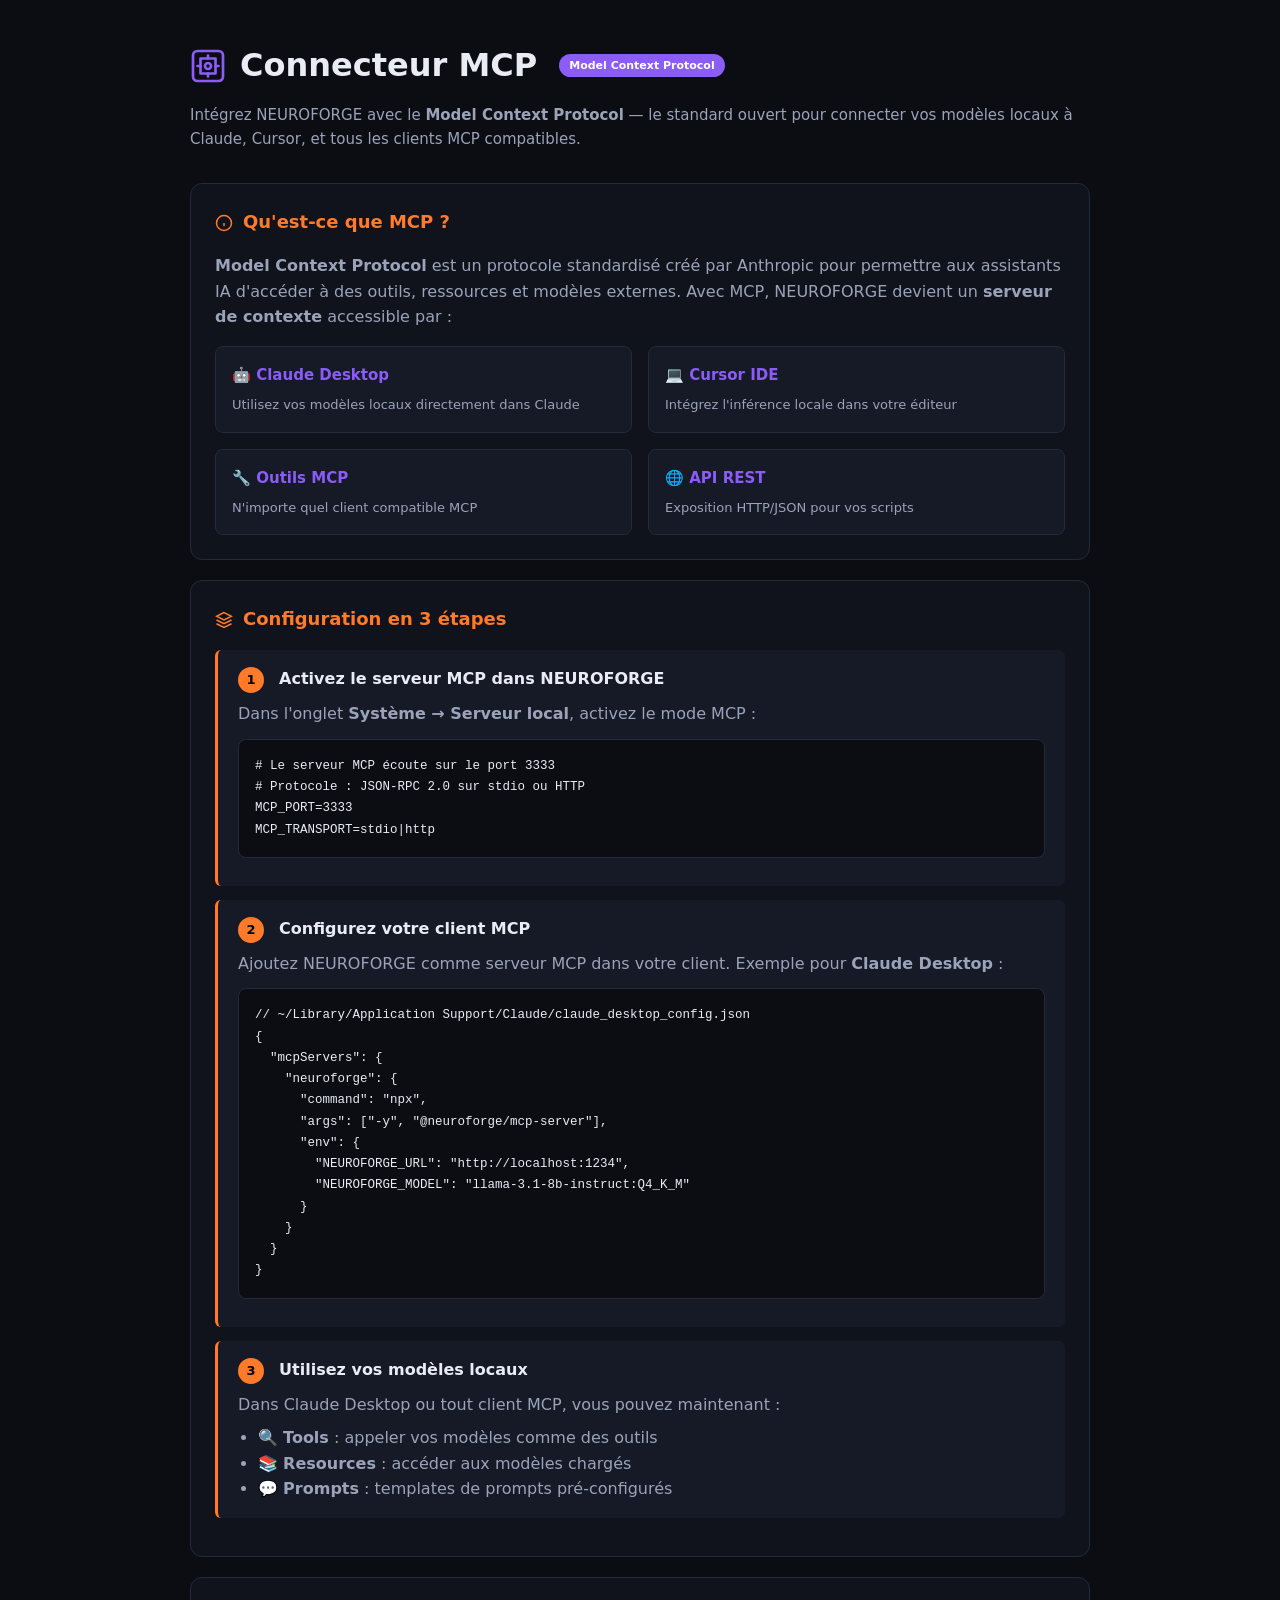
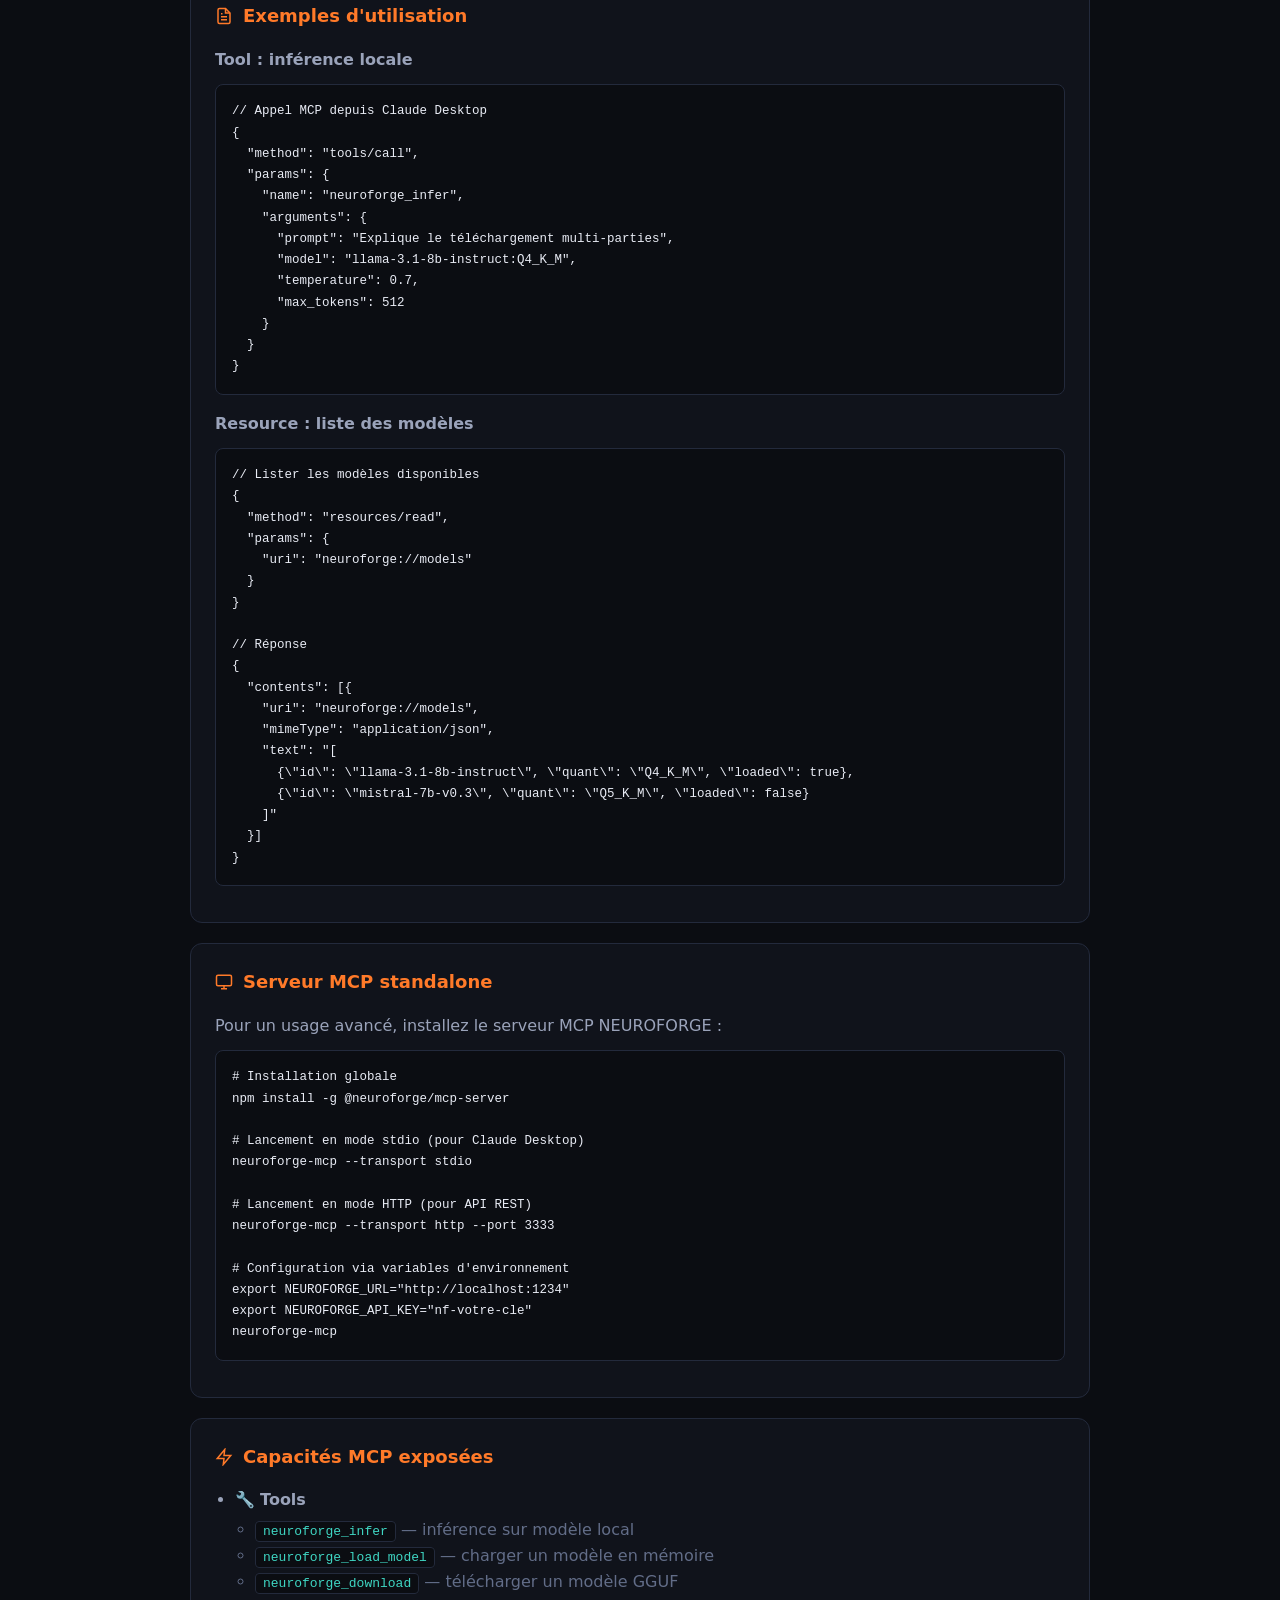
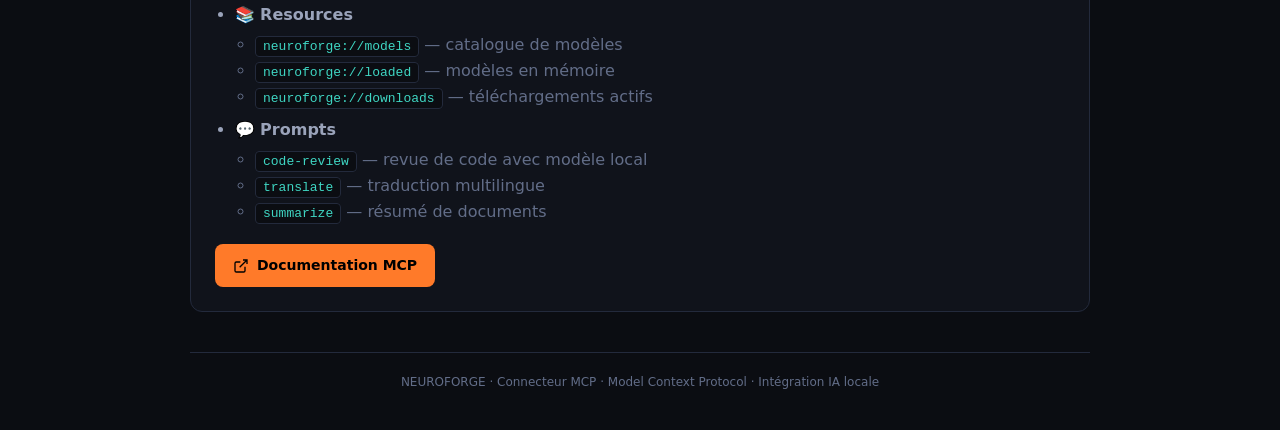
<file: public/connectors/mcp.html>
<!doctype html>
<html lang="fr">
<head>
  <meta charset="UTF-8" />
  <meta name="viewport" content="width=device-width, initial-scale=1.0" />
  <title>NEUROFORGE · Connecteur MCP (Model Context Protocol)</title>
  <meta name="description" content="Intégrez NEUROFORGE avec le Model Context Protocol pour connecter vos outils IA" />
  <meta name="theme-color" content="#0b0d12" />
  <link rel="icon" type="image/svg+xml" href="/icons/icon.svg" />
  <style>
    :root {
      --bg0: #0b0d12; --bg1: #10131b; --bg2: #151a26; --line: #232a3c;
      --ink: #e9ecf5; --dim: #9aa3ba; --mute: #626d88;
      --ember: #ff7a29; --teal: #3fd6c3; --ok: #3dd68c; --warn: #ffc24b;
      --mcp: #8b5cf6;
    }
    * { margin: 0; padding: 0; box-sizing: border-box; }
    body { background: var(--bg0); color: var(--ink); font-family: system-ui, -apple-system, sans-serif; padding: 40px 20px; line-height: 1.6; }
    .wrap { max-width: 900px; margin: 0 auto; }
    h1 { font-size: 32px; margin-bottom: 12px; display: flex; align-items: center; gap: 14px; }
    h1 svg { color: var(--mcp); }
    .lead { color: var(--dim); margin-bottom: 32px; font-size: 15px; }
    .card { background: var(--bg1); border: 1px solid var(--line); border-radius: 12px; padding: 24px; margin-bottom: 20px; }
    .card h2 { font-size: 18px; margin-bottom: 16px; color: var(--ember); display: flex; align-items: center; gap: 10px; }
    .step { background: var(--bg2); border-left: 3px solid var(--ember); padding: 16px 20px; margin: 14px 0; border-radius: 6px; }
    .step-num { display: inline-block; background: var(--ember); color: #000; width: 26px; height: 26px; border-radius: 50%; text-align: center; line-height: 26px; font-weight: 700; font-size: 13px; margin-right: 10px; }
    code { background: var(--bg0); border: 1px solid var(--line); padding: 2px 7px; border-radius: 4px; font-family: 'JetBrains Mono', monospace; font-size: 13px; color: var(--teal); }
    pre { background: var(--bg0); border: 1px solid var(--line); border-radius: 8px; padding: 16px; overflow-x: auto; margin: 12px 0; font-family: 'JetBrains Mono', monospace; font-size: 12.5px; line-height: 1.7; color: var(--ink); }
    .btn { display: inline-flex; align-items: center; gap: 8px; background: var(--ember); color: #000; padding: 10px 18px; border-radius: 8px; text-decoration: none; font-weight: 600; font-size: 14px; margin-top: 12px; transition: transform .1s; }
    .btn:hover { transform: translateY(-1px); }
    .badge { display: inline-block; background: var(--ok); color: #000; padding: 3px 10px; border-radius: 12px; font-size: 11px; font-weight: 600; margin-left: 8px; }
    .badge-purple { background: var(--mcp); color: #fff; }
    a { color: var(--teal); }
    footer { margin-top: 40px; padding-top: 20px; border-top: 1px solid var(--line); font-size: 12px; color: var(--mute); text-align: center; }
    .grid-2 { display: grid; grid-template-columns: 1fr 1fr; gap: 16px; margin-top: 16px; }
    @media (max-width: 700px) { .grid-2 { grid-template-columns: 1fr; } }
    .client-card { background: var(--bg2); border: 1px solid var(--line); border-radius: 8px; padding: 16px; }
    .client-card h3 { font-size: 15px; margin-bottom: 8px; color: var(--mcp); }
    .client-card p { font-size: 13px; color: var(--dim); }
  </style>
</head>
<body>
  <div class="wrap">
    <h1>
      <svg width="36" height="36" viewBox="0 0 24 24" fill="none" stroke="currentColor" stroke-width="1.8" stroke-linecap="round" stroke-linejoin="round">
        <rect x="2" y="2" width="20" height="20" rx="3"/>
        <path d="M7 7h10v10H7z"/>
        <circle cx="12" cy="12" r="2"/>
        <path d="M12 7V5M12 19v-2M7 12H5M19 12h-2"/>
      </svg>
      Connecteur MCP <span class="badge badge-purple">Model Context Protocol</span>
    </h1>
    <p class="lead">Intégrez NEUROFORGE avec le <strong>Model Context Protocol</strong> — le standard ouvert pour connecter vos modèles locaux à Claude, Cursor, et tous les clients MCP compatibles.</p>

    <div class="card">
      <h2>
        <svg width="18" height="18" viewBox="0 0 24 24" fill="none" stroke="currentColor" stroke-width="2"><circle cx="12" cy="12" r="10"/><path d="M12 16v-4M12 8h.01"/></svg>
        Qu'est-ce que MCP ?
      </h2>
      <p style="color:var(--dim)">
        <strong>Model Context Protocol</strong> est un protocole standardisé créé par Anthropic pour permettre aux assistants IA d'accéder à des outils, ressources et modèles externes. Avec MCP, NEUROFORGE devient un <strong>serveur de contexte</strong> accessible par :
      </p>
      <div class="grid-2">
        <div class="client-card">
          <h3>🤖 Claude Desktop</h3>
          <p>Utilisez vos modèles locaux directement dans Claude</p>
        </div>
        <div class="client-card">
          <h3>💻 Cursor IDE</h3>
          <p>Intégrez l'inférence locale dans votre éditeur</p>
        </div>
        <div class="client-card">
          <h3>🔧 Outils MCP</h3>
          <p>N'importe quel client compatible MCP</p>
        </div>
        <div class="client-card">
          <h3>🌐 API REST</h3>
          <p>Exposition HTTP/JSON pour vos scripts</p>
        </div>
      </div>
    </div>

    <div class="card">
      <h2>
        <svg width="18" height="18" viewBox="0 0 24 24" fill="none" stroke="currentColor" stroke-width="2"><path d="M12 2L2 7l10 5 10-5z"/><path d="M2 17l10 5 10-5M2 12l10 5 10-5"/></svg>
        Configuration en 3 étapes
      </h2>

      <div class="step">
        <span class="step-num">1</span>
        <strong>Activez le serveur MCP dans NEUROFORGE</strong>
        <p style="margin-top:8px;color:var(--dim)">Dans l'onglet <strong>Système → Serveur local</strong>, activez le mode MCP :</p>
        <pre># Le serveur MCP écoute sur le port 3333
# Protocole : JSON-RPC 2.0 sur stdio ou HTTP
MCP_PORT=3333
MCP_TRANSPORT=stdio|http</pre>
      </div>

      <div class="step">
        <span class="step-num">2</span>
        <strong>Configurez votre client MCP</strong>
        <p style="margin-top:8px;color:var(--dim)">Ajoutez NEUROFORGE comme serveur MCP dans votre client. Exemple pour <strong>Claude Desktop</strong> :</p>
        <pre>// ~/Library/Application Support/Claude/claude_desktop_config.json
{
  "mcpServers": {
    "neuroforge": {
      "command": "npx",
      "args": ["-y", "@neuroforge/mcp-server"],
      "env": {
        "NEUROFORGE_URL": "http://localhost:1234",
        "NEUROFORGE_MODEL": "llama-3.1-8b-instruct:Q4_K_M"
      }
    }
  }
}</pre>
      </div>

      <div class="step">
        <span class="step-num">3</span>
        <strong>Utilisez vos modèles locaux</strong>
        <p style="margin-top:8px;color:var(--dim)">Dans Claude Desktop ou tout client MCP, vous pouvez maintenant :</p>
        <ul style="margin:8px 0 0 20px;color:var(--dim)">
          <li>🔍 <strong>Tools</strong> : appeler vos modèles comme des outils</li>
          <li>📚 <strong>Resources</strong> : accéder aux modèles chargés</li>
          <li>💬 <strong>Prompts</strong> : templates de prompts pré-configurés</li>
        </ul>
      </div>
    </div>

    <div class="card">
      <h2>
        <svg width="18" height="18" viewBox="0 0 24 24" fill="none" stroke="currentColor" stroke-width="2"><path d="M14 2H6a2 2 0 0 0-2 2v16a2 2 0 0 0 2 2h12a2 2 0 0 0 2-2V8z"/><path d="M14 2v6h6M16 13H8M16 17H8M10 9H8"/></svg>
        Exemples d'utilisation
      </h2>

      <p style="color:var(--dim);margin-bottom:12px"><strong>Tool : inférence locale</strong></p>
      <pre>// Appel MCP depuis Claude Desktop
{
  "method": "tools/call",
  "params": {
    "name": "neuroforge_infer",
    "arguments": {
      "prompt": "Explique le téléchargement multi-parties",
      "model": "llama-3.1-8b-instruct:Q4_K_M",
      "temperature": 0.7,
      "max_tokens": 512
    }
  }
}</pre>

      <p style="color:var(--dim);margin:16px 0 12px"><strong>Resource : liste des modèles</strong></p>
      <pre>// Lister les modèles disponibles
{
  "method": "resources/read",
  "params": {
    "uri": "neuroforge://models"
  }
}

// Réponse
{
  "contents": [{
    "uri": "neuroforge://models",
    "mimeType": "application/json",
    "text": "[
      {\"id\": \"llama-3.1-8b-instruct\", \"quant\": \"Q4_K_M\", \"loaded\": true},
      {\"id\": \"mistral-7b-v0.3\", \"quant\": \"Q5_K_M\", \"loaded\": false}
    ]"
  }]
}</pre>
    </div>

    <div class="card">
      <h2>
        <svg width="18" height="18" viewBox="0 0 24 24" fill="none" stroke="currentColor" stroke-width="2"><rect x="2" y="3" width="20" height="14" rx="2"/><path d="M8 21h8M12 17v4"/></svg>
        Serveur MCP standalone
      </h2>
      <p style="color:var(--dim);margin-bottom:12px">Pour un usage avancé, installez le serveur MCP NEUROFORGE :</p>
      <pre># Installation globale
npm install -g @neuroforge/mcp-server

# Lancement en mode stdio (pour Claude Desktop)
neuroforge-mcp --transport stdio

# Lancement en mode HTTP (pour API REST)
neuroforge-mcp --transport http --port 3333

# Configuration via variables d'environnement
export NEUROFORGE_URL="http://localhost:1234"
export NEUROFORGE_API_KEY="nf-votre-cle"
neuroforge-mcp</pre>
    </div>

    <div class="card">
      <h2>
        <svg width="18" height="18" viewBox="0 0 24 24" fill="none" stroke="currentColor" stroke-width="2"><path d="M13 2L3 14h9l-1 8 10-12h-9l1-8z"/></svg>
        Capacités MCP exposées
      </h2>
      <ul style="margin:0 0 0 20px;color:var(--dim)">
        <li>🔧 <strong>Tools</strong></li>
        <ul style="margin:4px 0 8px 20px;color:var(--mute)">
          <li><code>neuroforge_infer</code> — inférence sur modèle local</li>
          <li><code>neuroforge_load_model</code> — charger un modèle en mémoire</li>
          <li><code>neuroforge_download</code> — télécharger un modèle GGUF</li>
        </ul>
        <li>📚 <strong>Resources</strong></li>
        <ul style="margin:4px 0 8px 20px;color:var(--mute)">
          <li><code>neuroforge://models</code> — catalogue de modèles</li>
          <li><code>neuroforge://loaded</code> — modèles en mémoire</li>
          <li><code>neuroforge://downloads</code> — téléchargements actifs</li>
        </ul>
        <li>💬 <strong>Prompts</strong></li>
        <ul style="margin:4px 0 8px 20px;color:var(--mute)">
          <li><code>code-review</code> — revue de code avec modèle local</li>
          <li><code>translate</code> — traduction multilingue</li>
          <li><code>summarize</code> — résumé de documents</li>
        </ul>
      </ul>
      <a href="https://modelcontextprotocol.io" target="_blank" class="btn">
        <svg width="16" height="16" viewBox="0 0 24 24" fill="none" stroke="currentColor" stroke-width="2"><path d="M18 13v6a2 2 0 0 1-2 2H5a2 2 0 0 1-2-2V8a2 2 0 0 1 2-2h6M15 3h6v6M10 14L21 3"/></svg>
        Documentation MCP
      </a>
    </div>

    <footer>
      NEUROFORGE · Connecteur MCP · Model Context Protocol · Intégration IA locale
    </footer>
  </div>
</body>
</html>
</file>
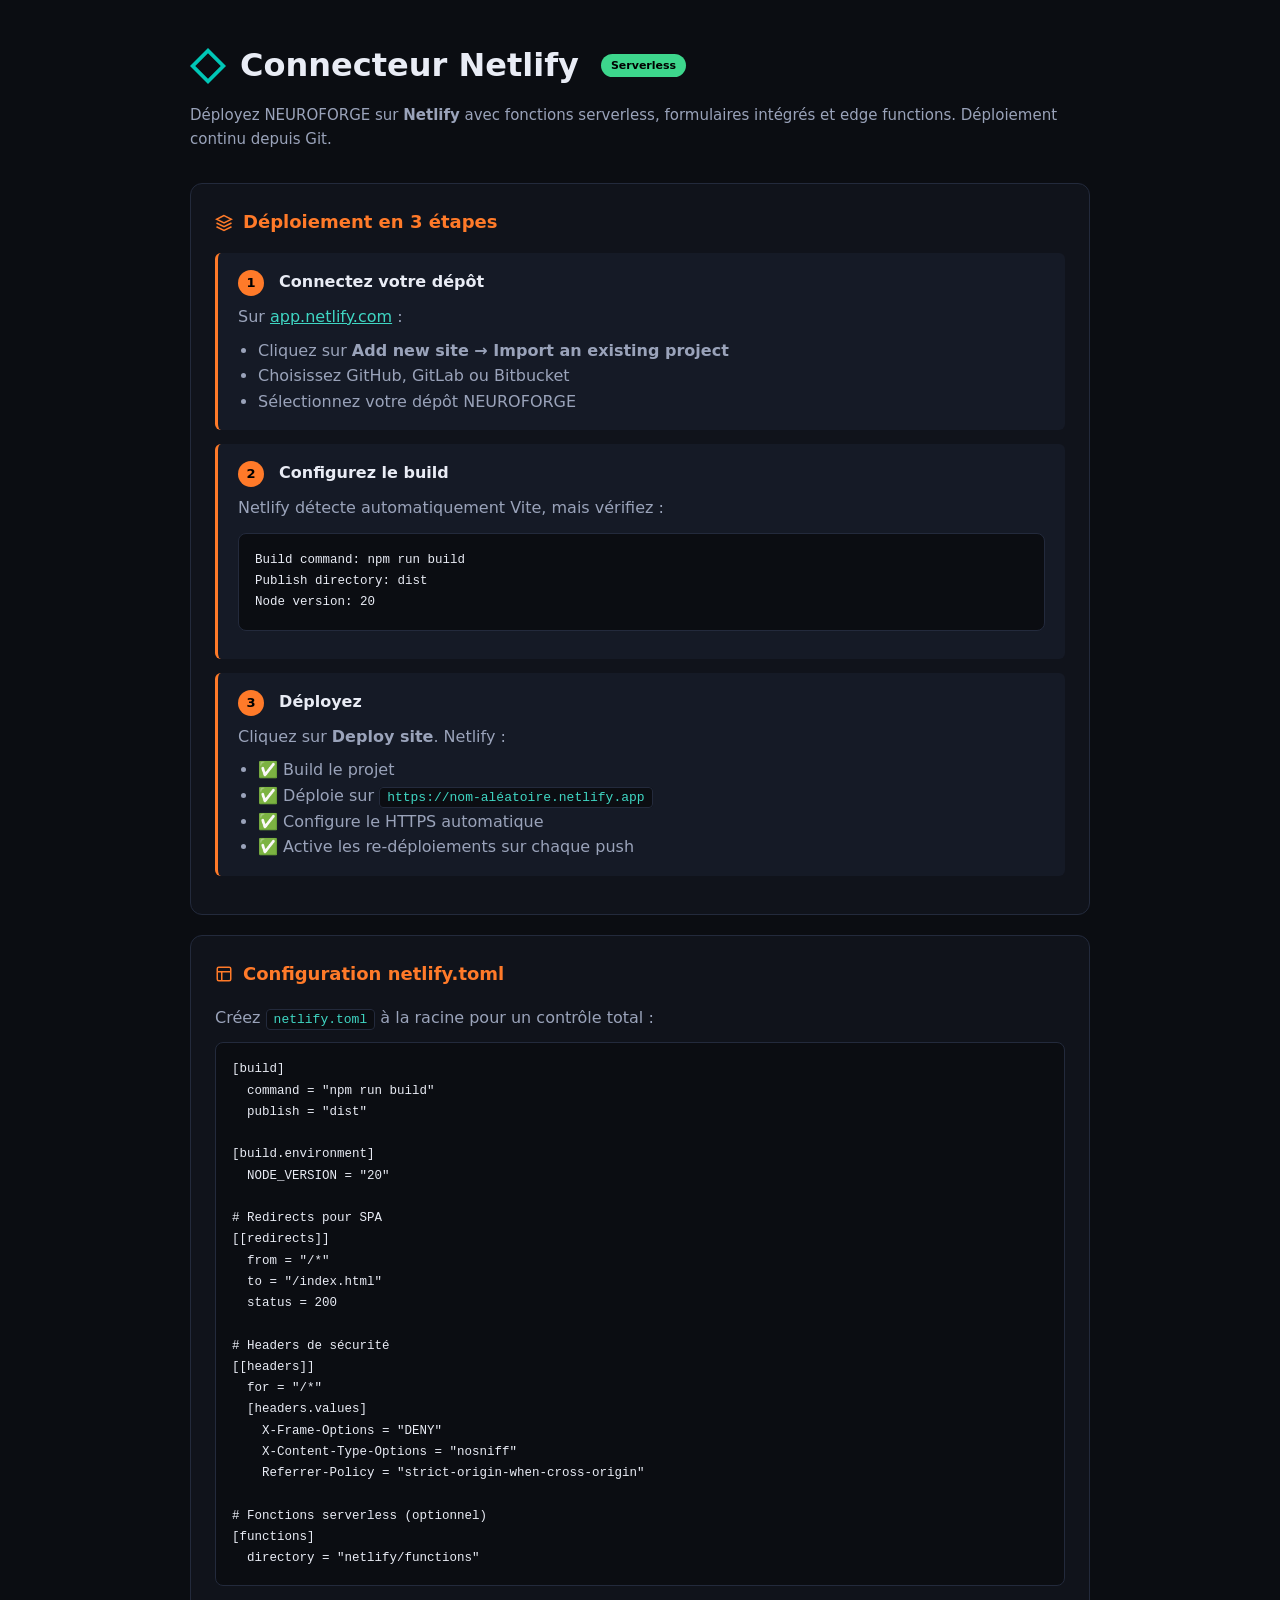
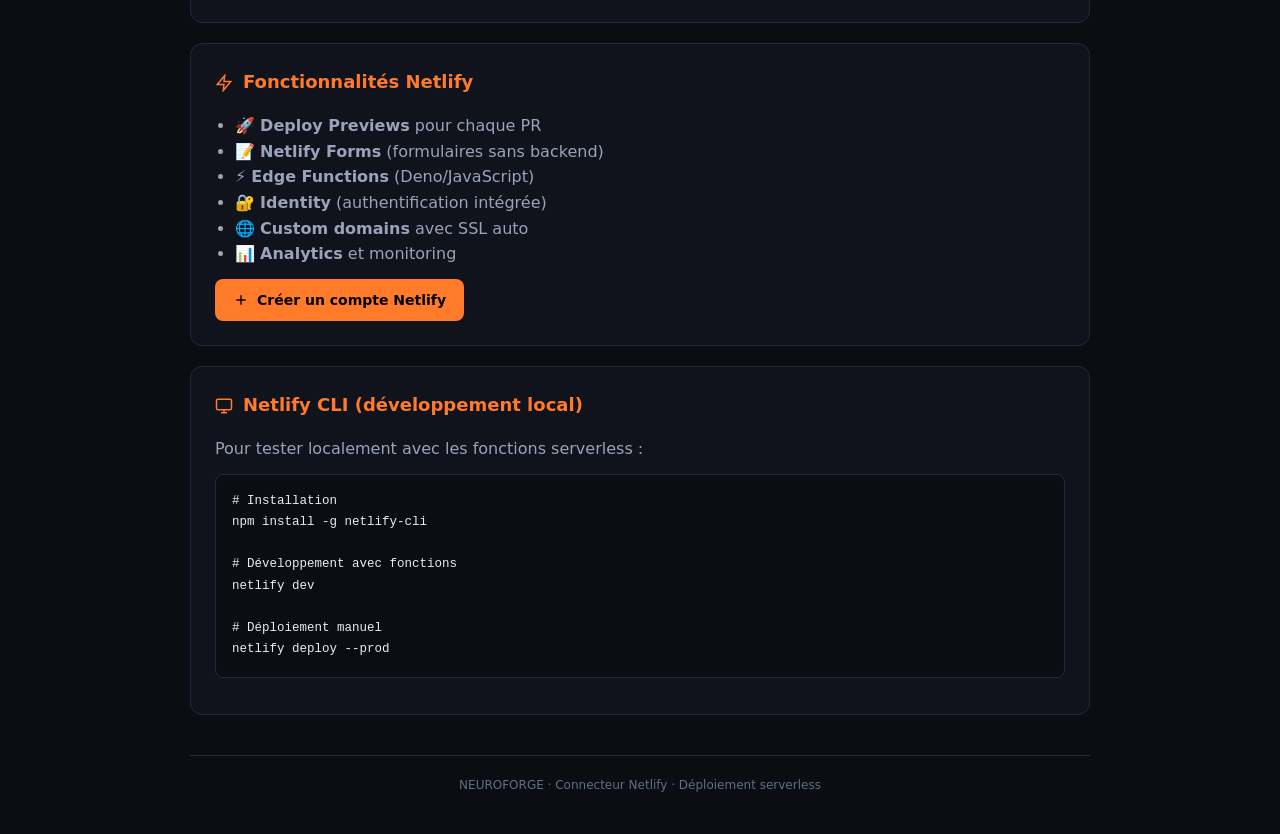
<file: public/connectors/netlify.html>
<!doctype html>
<html lang="fr">
<head>
  <meta charset="UTF-8" />
  <meta name="viewport" content="width=device-width, initial-scale=1.0" />
  <title>NEUROFORGE · Connecteur Netlify</title>
  <meta name="description" content="Déployez NEUROFORGE sur Netlify avec fonctions serverless et formulaires" />
  <meta name="theme-color" content="#0b0d12" />
  <link rel="icon" type="image/svg+xml" href="/icons/icon.svg" />
  <style>
    :root {
      --bg0: #0b0d12; --bg1: #10131b; --bg2: #151a26; --line: #232a3c;
      --ink: #e9ecf5; --dim: #9aa3ba; --mute: #626d88;
      --ember: #ff7a29; --teal: #3fd6c3; --ok: #3dd68c;
      --nf: #00c7b7;
    }
    * { margin: 0; padding: 0; box-sizing: border-box; }
    body { background: var(--bg0); color: var(--ink); font-family: system-ui, -apple-system, sans-serif; padding: 40px 20px; line-height: 1.6; }
    .wrap { max-width: 900px; margin: 0 auto; }
    h1 { font-size: 32px; margin-bottom: 12px; display: flex; align-items: center; gap: 14px; }
    h1 svg { color: var(--nf); }
    .lead { color: var(--dim); margin-bottom: 32px; font-size: 15px; }
    .card { background: var(--bg1); border: 1px solid var(--line); border-radius: 12px; padding: 24px; margin-bottom: 20px; }
    .card h2 { font-size: 18px; margin-bottom: 16px; color: var(--ember); display: flex; align-items: center; gap: 10px; }
    .step { background: var(--bg2); border-left: 3px solid var(--ember); padding: 16px 20px; margin: 14px 0; border-radius: 6px; }
    .step-num { display: inline-block; background: var(--ember); color: #000; width: 26px; height: 26px; border-radius: 50%; text-align: center; line-height: 26px; font-weight: 700; font-size: 13px; margin-right: 10px; }
    code { background: var(--bg0); border: 1px solid var(--line); padding: 2px 7px; border-radius: 4px; font-family: 'JetBrains Mono', monospace; font-size: 13px; color: var(--teal); }
    pre { background: var(--bg0); border: 1px solid var(--line); border-radius: 8px; padding: 16px; overflow-x: auto; margin: 12px 0; font-family: 'JetBrains Mono', monospace; font-size: 12.5px; line-height: 1.7; color: var(--ink); }
    .btn { display: inline-flex; align-items: center; gap: 8px; background: var(--ember); color: #000; padding: 10px 18px; border-radius: 8px; text-decoration: none; font-weight: 600; font-size: 14px; margin-top: 12px; transition: transform .1s; }
    .btn:hover { transform: translateY(-1px); }
    .badge { display: inline-block; background: var(--ok); color: #000; padding: 3px 10px; border-radius: 12px; font-size: 11px; font-weight: 600; margin-left: 8px; }
    a { color: var(--teal); }
    footer { margin-top: 40px; padding-top: 20px; border-top: 1px solid var(--line); font-size: 12px; color: var(--mute); text-align: center; }
  </style>
</head>
<body>
  <div class="wrap">
    <h1>
      <svg width="36" height="36" viewBox="0 0 24 24" fill="currentColor"><path d="M12 0L0 12l12 12 12-12L12 0zm0 3.5l8.5 8.5-8.5 8.5-8.5-8.5L12 3.5z"/></svg>
      Connecteur Netlify <span class="badge">Serverless</span>
    </h1>
    <p class="lead">Déployez NEUROFORGE sur <strong>Netlify</strong> avec fonctions serverless, formulaires intégrés et edge functions. Déploiement continu depuis Git.</p>

    <div class="card">
      <h2>
        <svg width="18" height="18" viewBox="0 0 24 24" fill="none" stroke="currentColor" stroke-width="2"><path d="M12 2L2 7l10 5 10-5z"/><path d="M2 17l10 5 10-5M2 12l10 5 10-5"/></svg>
        Déploiement en 3 étapes
      </h2>

      <div class="step">
        <span class="step-num">1</span>
        <strong>Connectez votre dépôt</strong>
        <p style="margin-top:8px;color:var(--dim)">Sur <a href="https://app.netlify.com/signup" target="_blank">app.netlify.com</a> :</p>
        <ul style="margin:8px 0 0 20px;color:var(--dim)">
          <li>Cliquez sur <strong>Add new site → Import an existing project</strong></li>
          <li>Choisissez GitHub, GitLab ou Bitbucket</li>
          <li>Sélectionnez votre dépôt NEUROFORGE</li>
        </ul>
      </div>

      <div class="step">
        <span class="step-num">2</span>
        <strong>Configurez le build</strong>
        <p style="margin-top:8px;color:var(--dim)">Netlify détecte automatiquement Vite, mais vérifiez :</p>
        <pre>Build command: npm run build
Publish directory: dist
Node version: 20</pre>
      </div>

      <div class="step">
        <span class="step-num">3</span>
        <strong>Déployez</strong>
        <p style="margin-top:8px;color:var(--dim)">Cliquez sur <strong>Deploy site</strong>. Netlify :</p>
        <ul style="margin:8px 0 0 20px;color:var(--dim)">
          <li>✅ Build le projet</li>
          <li>✅ Déploie sur <code>https://nom-aléatoire.netlify.app</code></li>
          <li>✅ Configure le HTTPS automatique</li>
          <li>✅ Active les re-déploiements sur chaque push</li>
        </ul>
      </div>
    </div>

    <div class="card">
      <h2>
        <svg width="18" height="18" viewBox="0 0 24 24" fill="none" stroke="currentColor" stroke-width="2"><rect x="3" y="3" width="18" height="18" rx="2"/><path d="M3 9h18M9 21V9"/></svg>
        Configuration netlify.toml
      </h2>
      <p style="color:var(--dim);margin-bottom:12px">Créez <code>netlify.toml</code> à la racine pour un contrôle total :</p>
      <pre>[build]
  command = "npm run build"
  publish = "dist"

[build.environment]
  NODE_VERSION = "20"

# Redirects pour SPA
[[redirects]]
  from = "/*"
  to = "/index.html"
  status = 200

# Headers de sécurité
[[headers]]
  for = "/*"
  [headers.values]
    X-Frame-Options = "DENY"
    X-Content-Type-Options = "nosniff"
    Referrer-Policy = "strict-origin-when-cross-origin"

# Fonctions serverless (optionnel)
[functions]
  directory = "netlify/functions"</pre>
    </div>

    <div class="card">
      <h2>
        <svg width="18" height="18" viewBox="0 0 24 24" fill="none" stroke="currentColor" stroke-width="2"><path d="M13 2L3 14h9l-1 8 10-12h-9l1-8z"/></svg>
        Fonctionnalités Netlify
      </h2>
      <ul style="margin:0 0 0 20px;color:var(--dim)">
        <li>🚀 <strong>Deploy Previews</strong> pour chaque PR</li>
        <li>📝 <strong>Netlify Forms</strong> (formulaires sans backend)</li>
        <li>⚡ <strong>Edge Functions</strong> (Deno/JavaScript)</li>
        <li>🔐 <strong>Identity</strong> (authentification intégrée)</li>
        <li>🌐 <strong>Custom domains</strong> avec SSL auto</li>
        <li>📊 <strong>Analytics</strong> et monitoring</li>
      </ul>
      <a href="https://app.netlify.com/signup" target="_blank" class="btn">
        <svg width="16" height="16" viewBox="0 0 24 24" fill="none" stroke="currentColor" stroke-width="2"><path d="M12 5v14M5 12h14"/></svg>
        Créer un compte Netlify
      </a>
    </div>

    <div class="card">
      <h2>
        <svg width="18" height="18" viewBox="0 0 24 24" fill="none" stroke="currentColor" stroke-width="2"><rect x="2" y="3" width="20" height="14" rx="2"/><path d="M8 21h8M12 17v4"/></svg>
        Netlify CLI (développement local)
      </h2>
      <p style="color:var(--dim);margin-bottom:12px">Pour tester localement avec les fonctions serverless :</p>
      <pre># Installation
npm install -g netlify-cli

# Développement avec fonctions
netlify dev

# Déploiement manuel
netlify deploy --prod</pre>
    </div>

    <footer>
      NEUROFORGE · Connecteur Netlify · Déploiement serverless
    </footer>
  </div>
</body>
</html>
</file>
